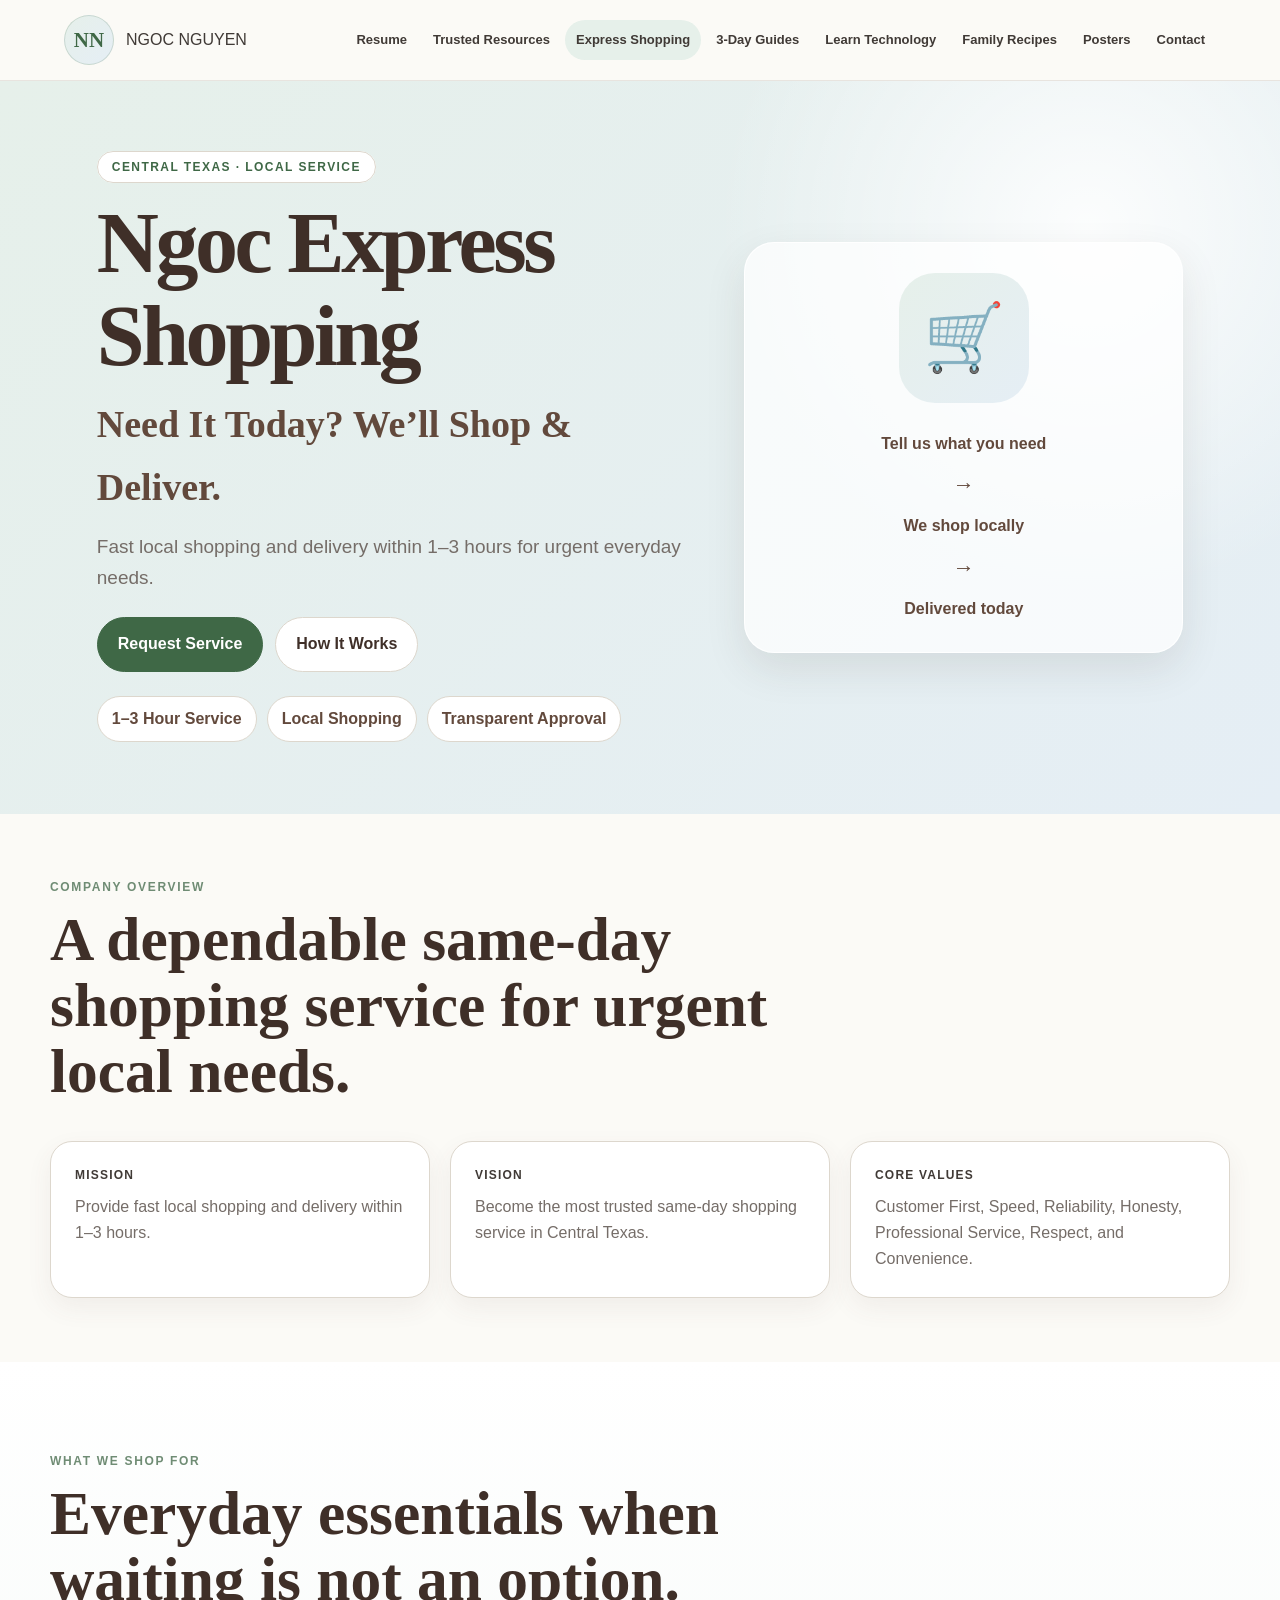
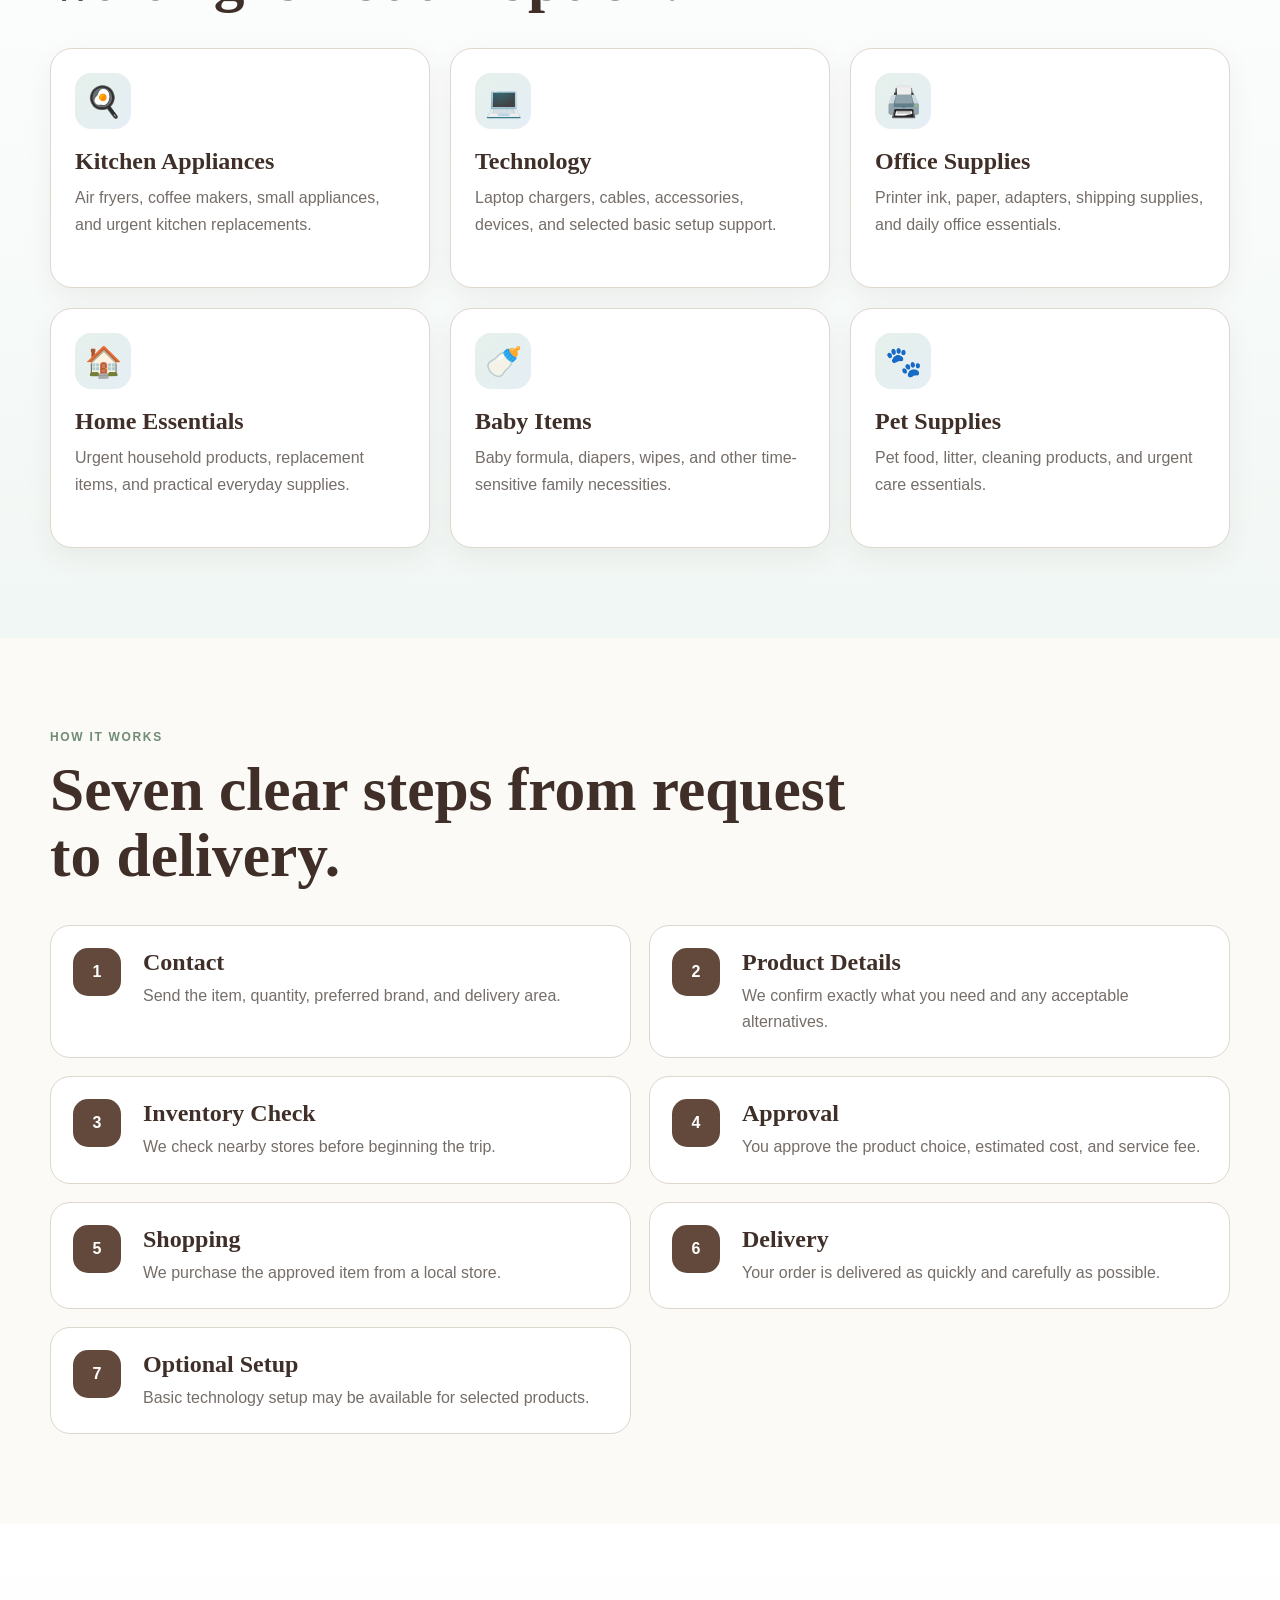
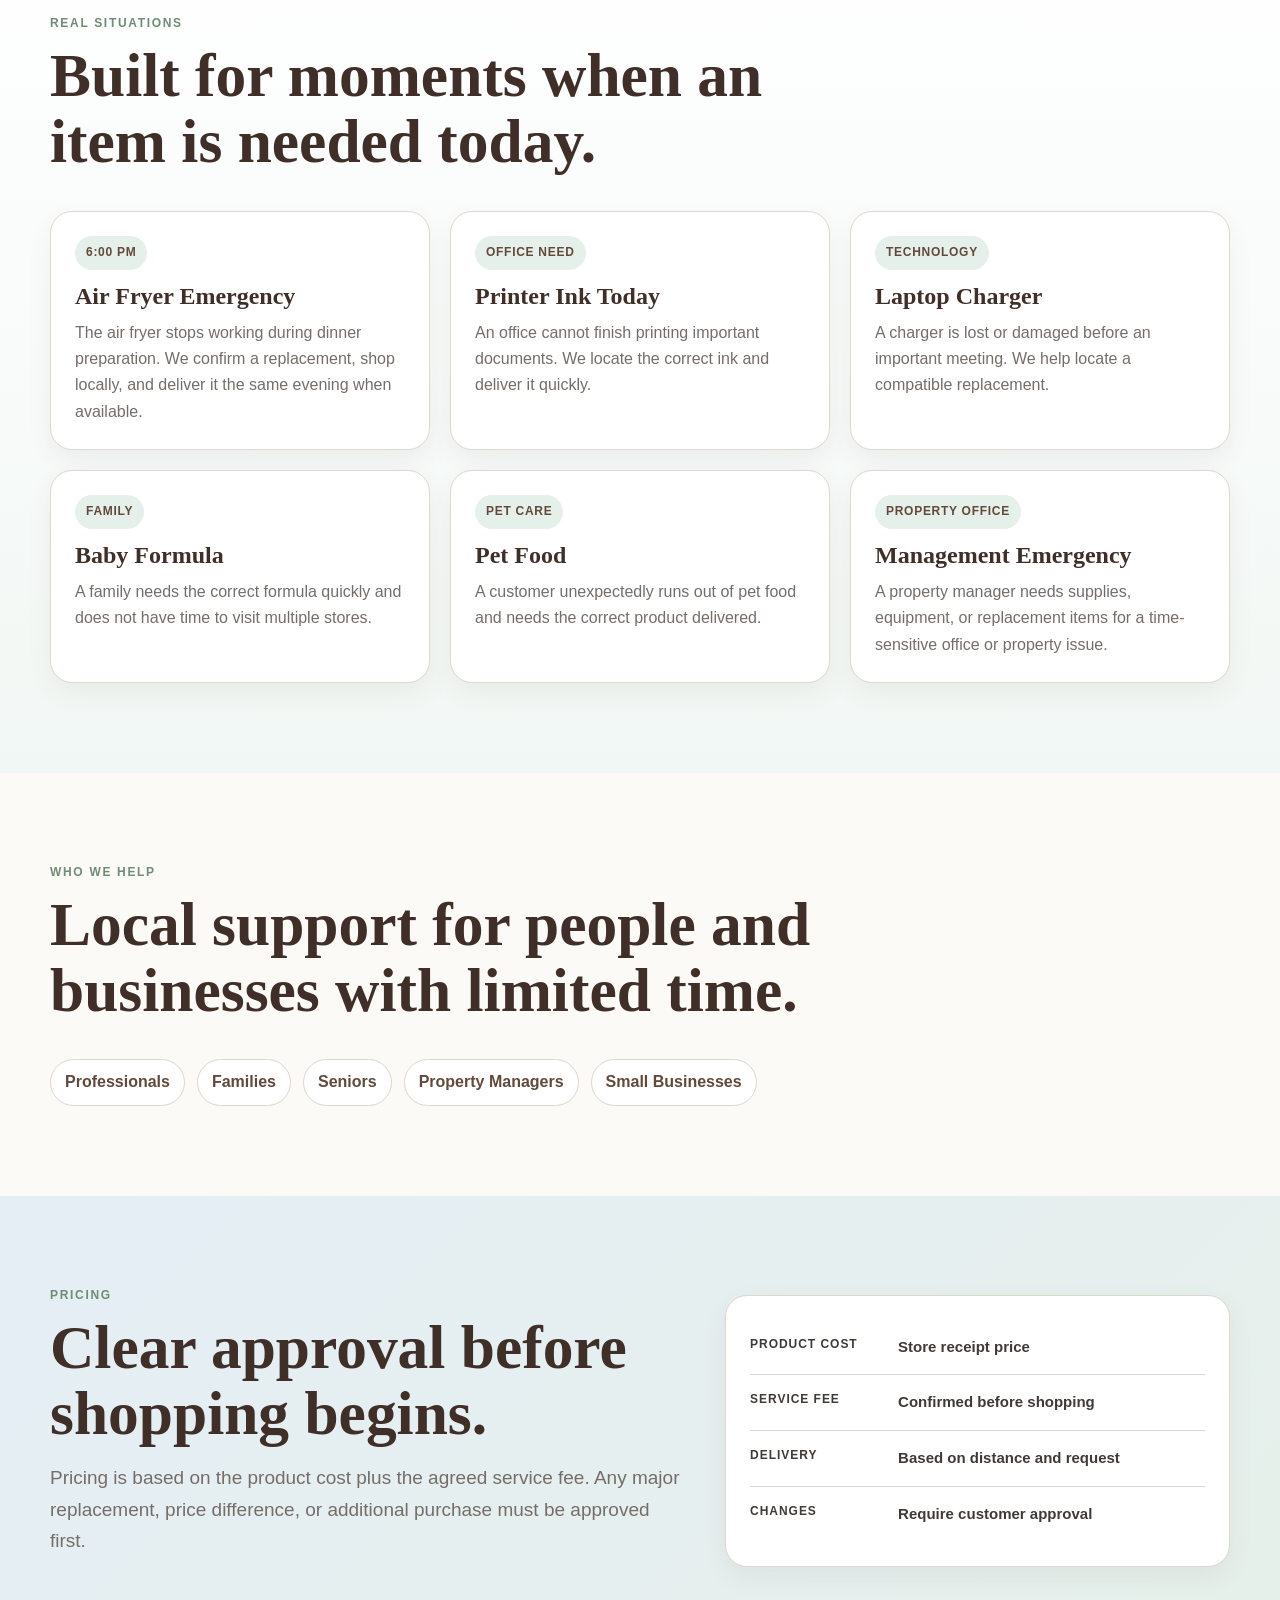
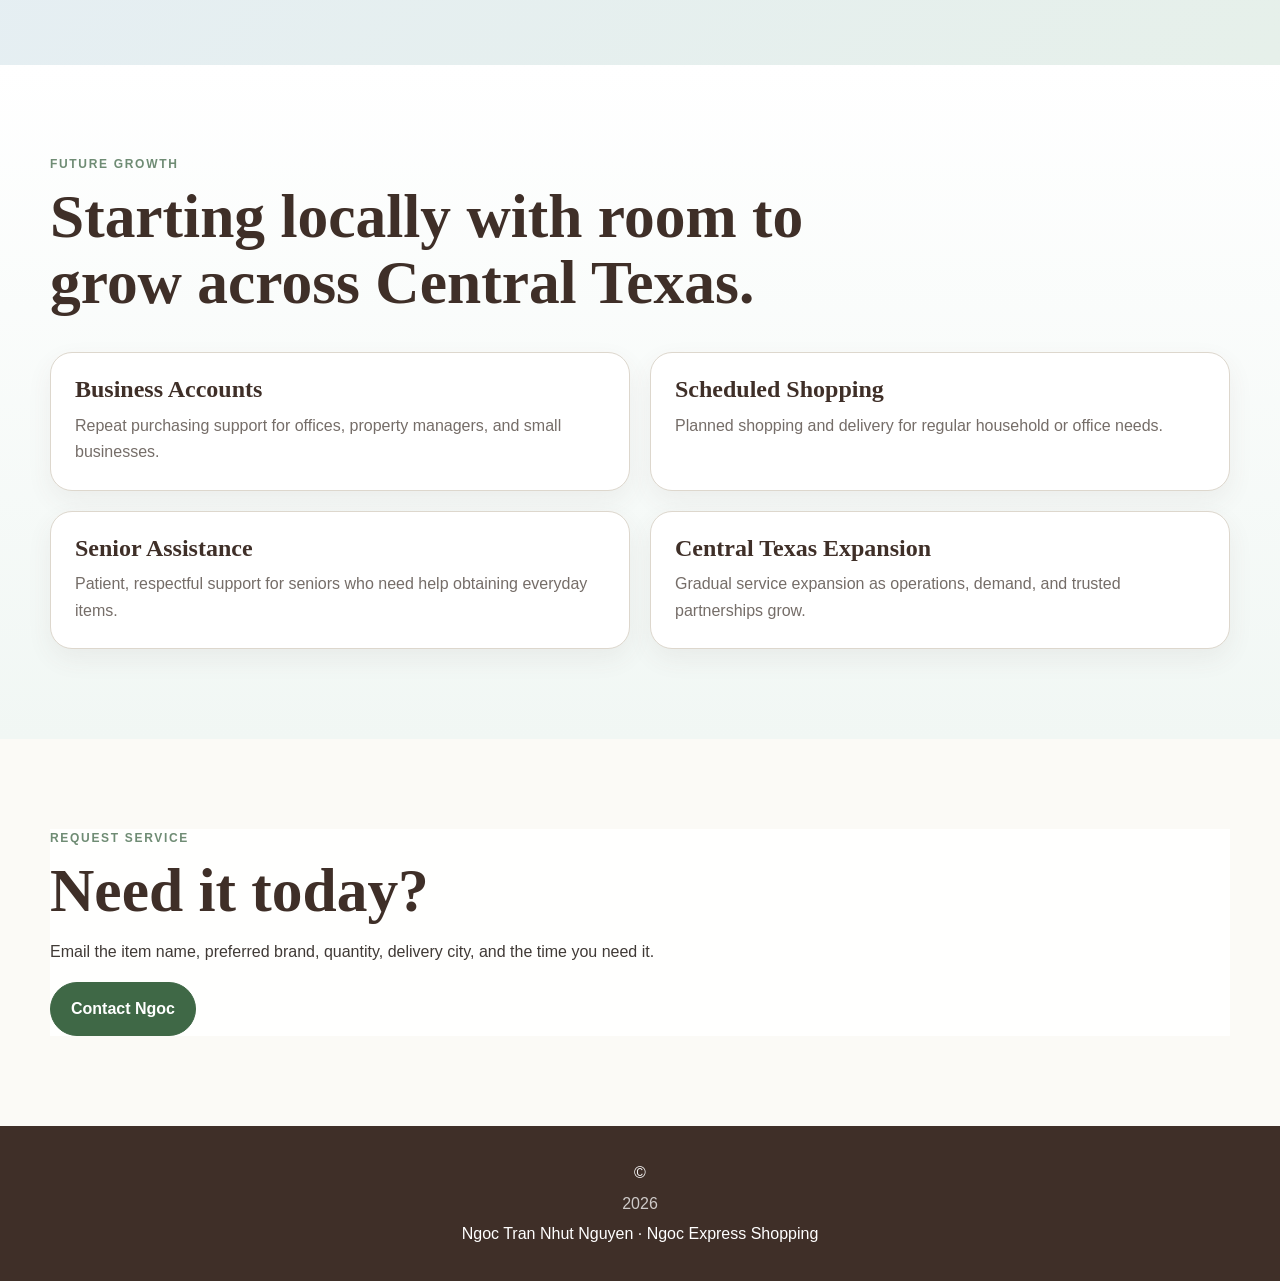
<file: express-shopping.html>
<!DOCTYPE html>
<html lang="en">
<head>
<meta charset="utf-8"/>
<meta content="width=device-width,initial-scale=1" name="viewport"/>
<title>Ngoc Express Shopping | Same-Day Local Shopping</title>
<meta name="description" content="Fast local shopping and delivery within 1–3 hours in Central Texas for urgent household, office, technology, baby, and pet needs."/>
<link href="style.css" rel="stylesheet"/>
<link href="express-shopping.css" rel="stylesheet"/>
</head>
<body>
<header class="site-header refined-header">
<a class="brand refined-brand" href="index.html">
<span class="logo">NN</span>
<span class="brand-name">NGOC NGUYEN</span>
</a>
<button aria-expanded="false" aria-label="Open navigation" class="menu-btn" type="button">☰</button>
<nav class="site-nav refined-nav">
<a href="index.html">Resume</a>
<a href="sharing.html">Trusted Resources</a>
<a class="active" href="express-shopping.html">Express Shopping</a>
<a href="3-days.html">3-Day Guides</a>
<a href="learn-technology.html">Learn Technology</a>
<a href="family-recipes.html">Family Recipes</a>
<a href="posters.html">Posters</a>
<a href="#contact">Contact</a>
</nav>
</header>

<main>
<section class="express-hero">
<div class="section-inner express-hero-grid">
<div>
<span class="badge">CENTRAL TEXAS · LOCAL SERVICE</span>
<h1>Ngoc Express Shopping</h1>
<p class="express-tagline">Need It Today? We’ll Shop &amp; Deliver.</p>
<p class="lead">Fast local shopping and delivery within 1–3 hours for urgent everyday needs.</p>
<div class="actions">
<a class="btn primary" href="mailto:nguy3nn0310@gmail.com?subject=Express%20Shopping%20Request">Request Service</a>
<a class="btn light" href="#how-it-works">How It Works</a>
</div>
<div class="express-highlights">
<span>1–3 Hour Service</span>
<span>Local Shopping</span>
<span>Transparent Approval</span>
</div>
</div>

<div class="express-visual" aria-label="Shopping and delivery illustration">
<div class="visual-icon">🛒</div>
<div class="visual-route">
<span>Tell us what you need</span>
<strong>→</strong>
<span>We shop locally</span>
<strong>→</strong>
<span>Delivered today</span>
</div>
</div>
</div>
</section>

<section class="section express-intro">
<div class="section-inner">
<div class="section-head refined-head">
<span class="smallcaps">Company Overview</span>
<h2>A dependable same-day shopping service for urgent local needs.</h2>
</div>
<div class="express-overview-grid">
<article class="express-panel">
<span class="panel-label">Mission</span>
<p>Provide fast local shopping and delivery within 1–3 hours.</p>
</article>
<article class="express-panel">
<span class="panel-label">Vision</span>
<p>Become the most trusted same-day shopping service in Central Texas.</p>
</article>
<article class="express-panel">
<span class="panel-label">Core Values</span>
<p>Customer First, Speed, Reliability, Honesty, Professional Service, Respect, and Convenience.</p>
</article>
</div>
</div>
</section>

<section class="section express-section-alt">
<div class="section-inner">
<div class="section-head refined-head">
<span class="smallcaps">What We Shop For</span>
<h2>Everyday essentials when waiting is not an option.</h2>
</div>
<div class="express-card-grid">
<article class="express-card"><div class="express-card-icon">🍳</div><h3>Kitchen Appliances</h3><p>Air fryers, coffee makers, small appliances, and urgent kitchen replacements.</p></article>
<article class="express-card"><div class="express-card-icon">💻</div><h3>Technology</h3><p>Laptop chargers, cables, accessories, devices, and selected basic setup support.</p></article>
<article class="express-card"><div class="express-card-icon">🖨️</div><h3>Office Supplies</h3><p>Printer ink, paper, adapters, shipping supplies, and daily office essentials.</p></article>
<article class="express-card"><div class="express-card-icon">🏠</div><h3>Home Essentials</h3><p>Urgent household products, replacement items, and practical everyday supplies.</p></article>
<article class="express-card"><div class="express-card-icon">🍼</div><h3>Baby Items</h3><p>Baby formula, diapers, wipes, and other time-sensitive family necessities.</p></article>
<article class="express-card"><div class="express-card-icon">🐾</div><h3>Pet Supplies</h3><p>Pet food, litter, cleaning products, and urgent care essentials.</p></article>
</div>
</div>
</section>

<section class="section" id="how-it-works">
<div class="section-inner">
<div class="section-head refined-head">
<span class="smallcaps">How It Works</span>
<h2>Seven clear steps from request to delivery.</h2>
</div>
<ol class="process-grid">
<li><span>1</span><div><h3>Contact</h3><p>Send the item, quantity, preferred brand, and delivery area.</p></div></li>
<li><span>2</span><div><h3>Product Details</h3><p>We confirm exactly what you need and any acceptable alternatives.</p></div></li>
<li><span>3</span><div><h3>Inventory Check</h3><p>We check nearby stores before beginning the trip.</p></div></li>
<li><span>4</span><div><h3>Approval</h3><p>You approve the product choice, estimated cost, and service fee.</p></div></li>
<li><span>5</span><div><h3>Shopping</h3><p>We purchase the approved item from a local store.</p></div></li>
<li><span>6</span><div><h3>Delivery</h3><p>Your order is delivered as quickly and carefully as possible.</p></div></li>
<li><span>7</span><div><h3>Optional Setup</h3><p>Basic technology setup may be available for selected products.</p></div></li>
</ol>
</div>
</section>

<section class="section express-section-alt">
<div class="section-inner">
<div class="section-head refined-head">
<span class="smallcaps">Real Situations</span>
<h2>Built for moments when an item is needed today.</h2>
</div>
<div class="scenario-grid">
<article><span>6:00 PM</span><h3>Air Fryer Emergency</h3><p>The air fryer stops working during dinner preparation. We confirm a replacement, shop locally, and deliver it the same evening when available.</p></article>
<article><span>Office Need</span><h3>Printer Ink Today</h3><p>An office cannot finish printing important documents. We locate the correct ink and deliver it quickly.</p></article>
<article><span>Technology</span><h3>Laptop Charger</h3><p>A charger is lost or damaged before an important meeting. We help locate a compatible replacement.</p></article>
<article><span>Family</span><h3>Baby Formula</h3><p>A family needs the correct formula quickly and does not have time to visit multiple stores.</p></article>
<article><span>Pet Care</span><h3>Pet Food</h3><p>A customer unexpectedly runs out of pet food and needs the correct product delivered.</p></article>
<article><span>Property Office</span><h3>Management Emergency</h3><p>A property manager needs supplies, equipment, or replacement items for a time-sensitive office or property issue.</p></article>
</div>
</div>
</section>

<section class="section">
<div class="section-inner">
<div class="section-head refined-head">
<span class="smallcaps">Who We Help</span>
<h2>Local support for people and businesses with limited time.</h2>
</div>
<div class="audience-row">
<span>Professionals</span>
<span>Families</span>
<span>Seniors</span>
<span>Property Managers</span>
<span>Small Businesses</span>
</div>
</div>
</section>

<section class="section express-pricing">
<div class="section-inner pricing-layout">
<div>
<span class="smallcaps">Pricing</span>
<h2>Clear approval before shopping begins.</h2>
<p class="lead">Pricing is based on the product cost plus the agreed service fee. Any major replacement, price difference, or additional purchase must be approved first.</p>
</div>
<div class="price-box">
<div><span>Product Cost</span><strong>Store receipt price</strong></div>
<div><span>Service Fee</span><strong>Confirmed before shopping</strong></div>
<div><span>Delivery</span><strong>Based on distance and request</strong></div>
<div><span>Changes</span><strong>Require customer approval</strong></div>
</div>
</div>
</section>

<section class="section express-section-alt">
<div class="section-inner">
<div class="section-head refined-head">
<span class="smallcaps">Future Growth</span>
<h2>Starting locally with room to grow across Central Texas.</h2>
</div>
<div class="future-grid">
<article><h3>Business Accounts</h3><p>Repeat purchasing support for offices, property managers, and small businesses.</p></article>
<article><h3>Scheduled Shopping</h3><p>Planned shopping and delivery for regular household or office needs.</p></article>
<article><h3>Senior Assistance</h3><p>Patient, respectful support for seniors who need help obtaining everyday items.</p></article>
<article><h3>Central Texas Expansion</h3><p>Gradual service expansion as operations, demand, and trusted partnerships grow.</p></article>
</div>
</div>
</section>

<section class="section refined-contact" id="contact">
<div class="section-inner">
<div class="contact-panel refined-contact-panel express-contact">
<div>
<span class="smallcaps">Request Service</span>
<h2>Need it today?</h2>
<p>Email the item name, preferred brand, quantity, delivery city, and the time you need it.</p>
</div>
<a class="btn primary" href="mailto:nguy3nn0310@gmail.com?subject=Express%20Shopping%20Request">Contact Ngoc</a>
</div>
</div>
</section>
</main>

<footer>© <span data-year></span> Ngoc Tran Nhut Nguyen · Ngoc Express Shopping</footer>
<script src="app.js"></script>
</body>
</html>
</file>
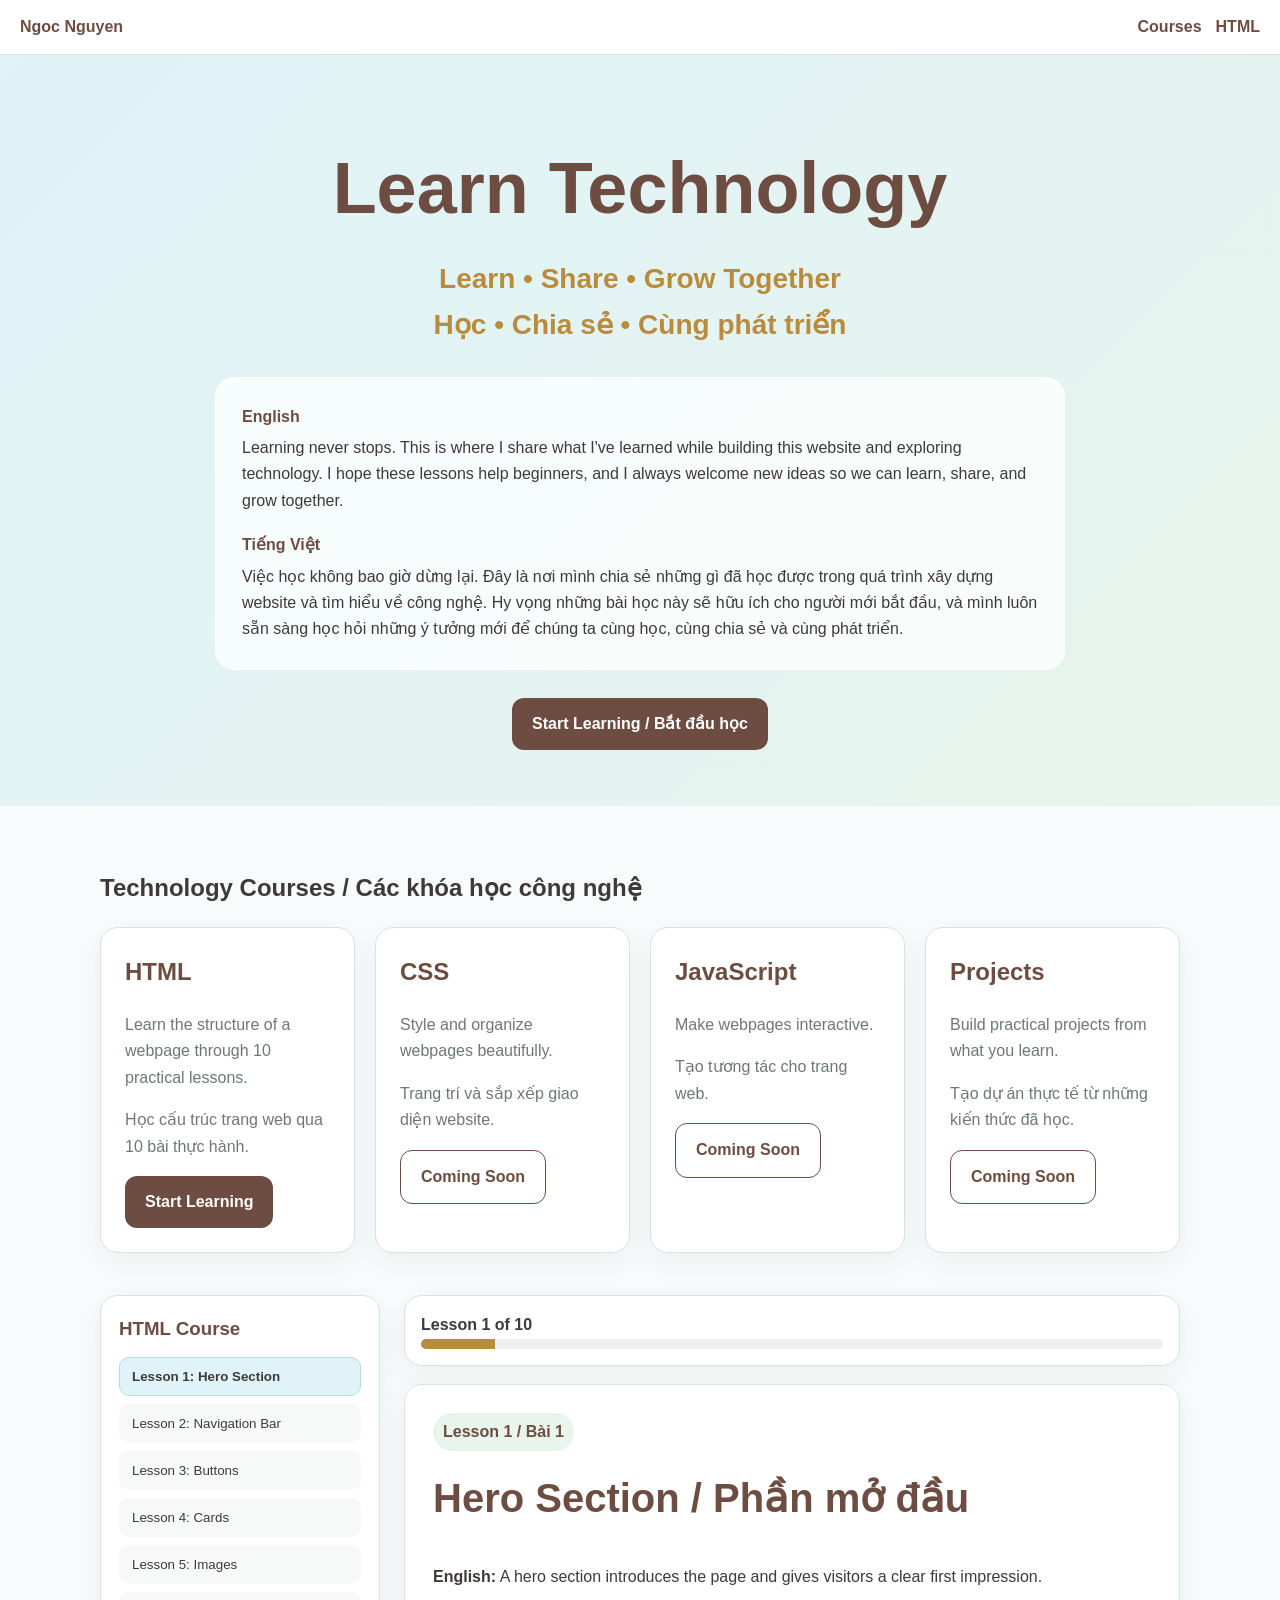
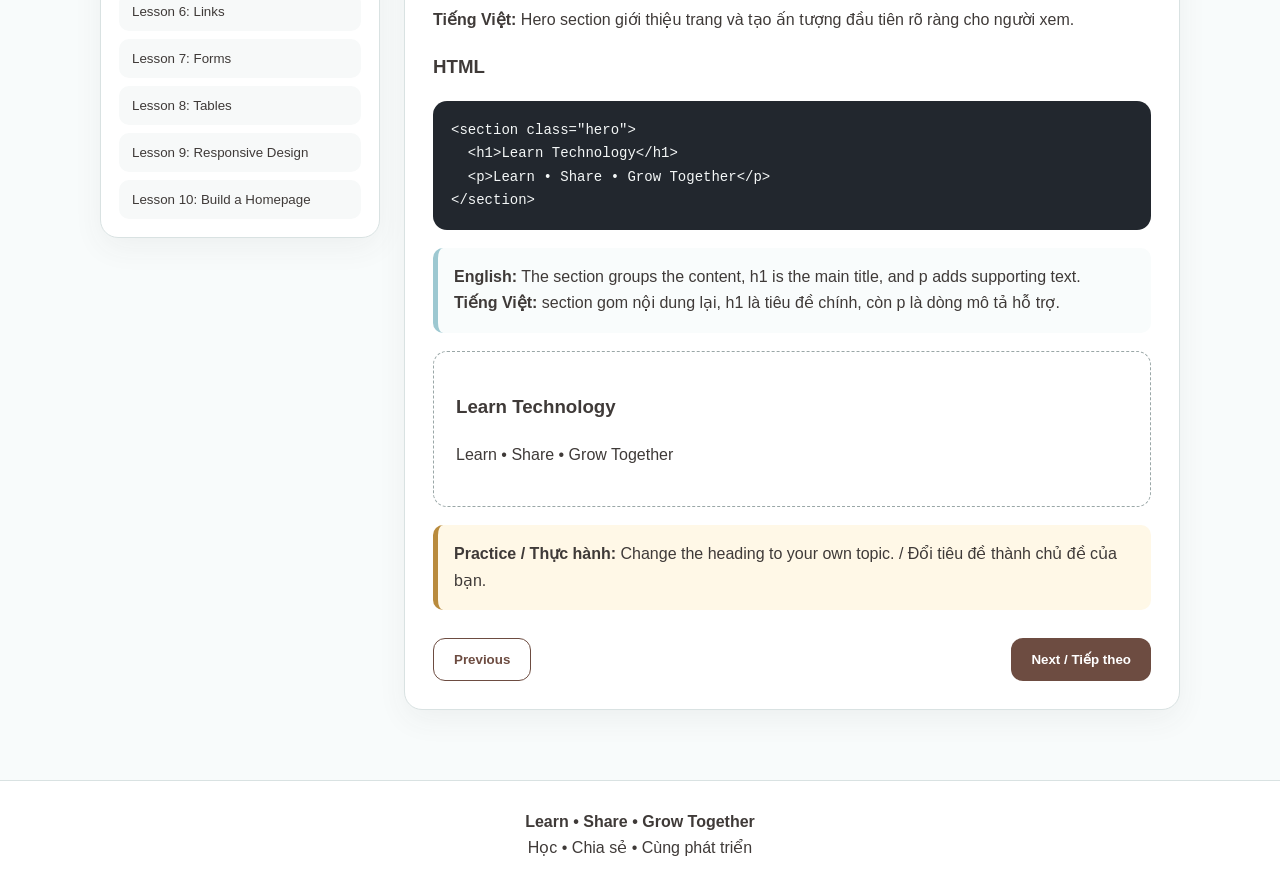
<file: learn-technology.html>
<!doctype html>
<html lang="en">
<head>
<meta charset="utf-8">
<meta name="viewport" content="width=device-width, initial-scale=1">
<title>Learn Technology | Ngoc Nguyen</title>
<style>
:root{
  --bg:#f8fbfb;
  --ink:#3f3a38;
  --brown:#6d4c41;
  --blue:#dff3f8;
  --green:#e8f4ec;
  --white:#ffffff;
  --line:#d9e2e2;
  --gold:#b98b3d;
}
*{box-sizing:border-box}
html{scroll-behavior:smooth}
body{
  margin:0;
  font-family:Arial,Helvetica,sans-serif;
  background:var(--bg);
  color:var(--ink);
  line-height:1.65;
}
a{text-decoration:none}
.topbar{
  position:sticky;
  top:0;
  z-index:20;
  display:flex;
  justify-content:space-between;
  align-items:center;
  gap:16px;
  padding:14px 20px;
  background:rgba(255,255,255,.96);
  border-bottom:1px solid var(--line);
}
.brand{font-weight:800;color:var(--brown)}
.topbar nav{display:flex;gap:14px;flex-wrap:wrap}
.topbar nav a{color:var(--brown);font-weight:700}
.hero{
  padding:74px 20px 56px;
  text-align:center;
  background:linear-gradient(135deg,var(--blue),var(--green));
}
.hero h1{
  margin:0 0 8px;
  font-size:clamp(42px,8vw,72px);
  color:var(--brown);
}
.tagline{
  margin:0 0 28px;
  font-size:clamp(20px,3vw,28px);
  font-weight:800;
  color:var(--gold);
}
.intro{
  max-width:850px;
  margin:0 auto 28px;
  background:rgba(255,255,255,.72);
  border:1px solid rgba(255,255,255,.9);
  border-radius:20px;
  padding:26px;
  text-align:left;
}
.lang{
  margin:0 0 18px;
}
.lang:last-child{margin-bottom:0}
.lang strong{
  display:block;
  color:var(--brown);
  margin-bottom:5px;
}
.btn{
  display:inline-block;
  border:0;
  border-radius:12px;
  padding:13px 20px;
  font-weight:800;
  cursor:pointer;
  background:var(--brown);
  color:white;
}
.btn.secondary{
  background:white;
  color:var(--brown);
  border:1px solid var(--brown);
}
.wrap{
  max-width:1120px;
  margin:auto;
  padding:42px 20px 70px;
}
.course-grid{
  display:grid;
  grid-template-columns:repeat(auto-fit,minmax(250px,1fr));
  gap:20px;
}
.course-card,.lesson,.sidebar,.progress-card{
  background:var(--white);
  border:1px solid var(--line);
  border-radius:18px;
  box-shadow:0 10px 30px rgba(65,73,73,.06);
}
.course-card{padding:24px}
.course-card h2{margin-top:0;color:var(--brown)}
.muted{color:#6e7777}
.course-layout{
  display:grid;
  grid-template-columns:280px 1fr;
  gap:24px;
  margin-top:42px;
}
.sidebar{
  padding:18px;
  align-self:start;
  position:sticky;
  top:78px;
}
.sidebar h3{margin:0 0 12px;color:var(--brown)}
.lesson-list{
  display:grid;
  gap:8px;
}
.lesson-list button{
  text-align:left;
  padding:11px 12px;
  border:1px solid transparent;
  border-radius:10px;
  background:#f7f9f9;
  color:var(--ink);
  cursor:pointer;
}
.lesson-list button.active{
  background:var(--blue);
  border-color:#b8dce5;
  font-weight:800;
}
.progress-card{
  padding:16px;
  margin-bottom:18px;
}
.progress-track{
  height:10px;
  background:#edf1f1;
  border-radius:999px;
  overflow:hidden;
}
.progress-fill{
  height:100%;
  width:10%;
  background:var(--gold);
  transition:width .25s ease;
}
.lesson{
  display:none;
  padding:28px;
}
.lesson.active{display:block}
.lesson h2{
  margin-top:0;
  color:var(--brown);
  font-size:clamp(28px,4vw,40px);
}
.badge{
  display:inline-block;
  margin-bottom:14px;
  padding:6px 10px;
  border-radius:999px;
  background:var(--green);
  color:var(--brown);
  font-weight:800;
}
.code{
  background:#22272e;
  color:#f4f7f7;
  padding:18px;
  border-radius:14px;
  overflow:auto;
  white-space:pre-wrap;
  font-family:Consolas,Monaco,monospace;
  font-size:14px;
}
.explain{
  background:#f9fcfc;
  border-left:5px solid #9dc8d1;
  padding:16px;
  border-radius:10px;
  margin:18px 0;
}
.practice{
  background:#fff8e7;
  border-left:5px solid var(--gold);
  padding:16px;
  border-radius:10px;
  margin:18px 0;
}
.preview{
  border:1px dashed #9aa7a7;
  border-radius:14px;
  padding:22px;
  background:white;
  margin-top:14px;
}
.lesson-nav{
  display:flex;
  justify-content:space-between;
  gap:12px;
  flex-wrap:wrap;
  margin-top:28px;
}
footer{
  text-align:center;
  padding:28px 20px;
  border-top:1px solid var(--line);
  background:white;
}
@media(max-width:820px){
  .course-layout{grid-template-columns:1fr}
  .sidebar{position:static}
}
</style>
</head>
<body>

<header class="topbar">
  <a class="brand" href="#">Ngoc Nguyen</a>
  <nav>
    <a href="#courses">Courses</a>
    <a href="#html-course">HTML</a>
  </nav>
</header>

<section class="hero">
  <h1>Learn Technology</h1>
  <p class="tagline">Learn • Share • Grow Together<br>Học • Chia sẻ • Cùng phát triển</p>

  <div class="intro">
    <p class="lang"><strong>English</strong>
    Learning never stops. This is where I share what I've learned while building this website and exploring technology. I hope these lessons help beginners, and I always welcome new ideas so we can learn, share, and grow together.</p>

    <p class="lang"><strong>Tiếng Việt</strong>
    Việc học không bao giờ dừng lại. Đây là nơi mình chia sẻ những gì đã học được trong quá trình xây dựng website và tìm hiểu về công nghệ. Hy vọng những bài học này sẽ hữu ích cho người mới bắt đầu, và mình luôn sẵn sàng học hỏi những ý tưởng mới để chúng ta cùng học, cùng chia sẻ và cùng phát triển.</p>
  </div>

  <a class="btn" href="#html-course" onclick="showLesson(1)">Start Learning / Bắt đầu học</a>
</section>

<main class="wrap">
<section id="courses">
  <h2>Technology Courses / Các khóa học công nghệ</h2>
  <div class="course-grid">
    <article class="course-card">
      <h2>HTML</h2>
      <p class="muted">Learn the structure of a webpage through 10 practical lessons.</p>
      <p class="muted">Học cấu trúc trang web qua 10 bài thực hành.</p>
      <a class="btn" href="#html-course" onclick="showLesson(1)">Start Learning</a>
    </article>

    <article class="course-card">
      <h2>CSS</h2>
      <p class="muted">Style and organize webpages beautifully.</p>
      <p class="muted">Trang trí và sắp xếp giao diện website.</p>
      <span class="btn secondary">Coming Soon</span>
    </article>

    <article class="course-card">
      <h2>JavaScript</h2>
      <p class="muted">Make webpages interactive.</p>
      <p class="muted">Tạo tương tác cho trang web.</p>
      <span class="btn secondary">Coming Soon</span>
    </article>

    <article class="course-card">
      <h2>Projects</h2>
      <p class="muted">Build practical projects from what you learn.</p>
      <p class="muted">Tạo dự án thực tế từ những kiến thức đã học.</p>
      <span class="btn secondary">Coming Soon</span>
    </article>
  </div>
</section>

<section id="html-course" class="course-layout">
  <aside class="sidebar">
    <h3>HTML Course</h3>
    <div class="lesson-list" id="lessonList"></div>
  </aside>

  <div>
    <div class="progress-card">
      <strong id="progressText">Lesson 1 of 10</strong>
      <div class="progress-track"><div class="progress-fill" id="progressFill"></div></div>
    </div>

    <section class="lesson active" id="lesson-1">
      <span class="badge">Lesson 1 / Bài 1</span>
      <h2>Hero Section / Phần mở đầu</h2>
      <p><strong>English:</strong> A hero section introduces the page and gives visitors a clear first impression.</p>
      <p><strong>Tiếng Việt:</strong> Hero section giới thiệu trang và tạo ấn tượng đầu tiên rõ ràng cho người xem.</p>
      <h3>HTML</h3>
      <pre class="code">&lt;section class="hero"&gt;
  &lt;h1&gt;Learn Technology&lt;/h1&gt;
  &lt;p&gt;Learn • Share • Grow Together&lt;/p&gt;
&lt;/section&gt;</pre>
      <div class="explain"><strong>English:</strong> The section groups the content, h1 is the main title, and p adds supporting text.<br><strong>Tiếng Việt:</strong> section gom nội dung lại, h1 là tiêu đề chính, còn p là dòng mô tả hỗ trợ.</div>
      <div class="preview"><h1>Learn Technology</h1><p>Learn • Share • Grow Together</p></div>
      <div class="practice"><strong>Practice / Thực hành:</strong> Change the heading to your own topic. / Đổi tiêu đề thành chủ đề của bạn.</div>
      <div class="lesson-nav"><button class="btn secondary" disabled>Previous</button><button class="btn" onclick="showLesson(2)">Next / Tiếp theo</button></div>
    </section>

    <section class="lesson" id="lesson-2">
      <span class="badge">Lesson 2 / Bài 2</span>
      <h2>Navigation Bar / Thanh điều hướng</h2>
      <p><strong>English:</strong> Navigation links help visitors move between sections and pages.</p>
      <p><strong>Tiếng Việt:</strong> Các liên kết điều hướng giúp người xem di chuyển giữa những phần và trang khác nhau.</p>
      <pre class="code">&lt;nav&gt;
  &lt;a href="index.html"&gt;Home&lt;/a&gt;
  &lt;a href="learn-technology.html"&gt;Learn Technology&lt;/a&gt;
&lt;/nav&gt;</pre>
      <div class="explain"><strong>English:</strong> Each a element creates a clickable link.<br><strong>Tiếng Việt:</strong> Mỗi thẻ a tạo một liên kết có thể bấm.</div>
      <div class="practice"><strong>Practice / Thực hành:</strong> Add a Contact link. / Thêm liên kết Contact.</div>
      <div class="lesson-nav"><button class="btn secondary" onclick="showLesson(1)">Previous</button><button class="btn" onclick="showLesson(3)">Next</button></div>
    </section>

    <section class="lesson" id="lesson-3">
      <span class="badge">Lesson 3 / Bài 3</span>
      <h2>Buttons / Nút bấm</h2>
      <p><strong>English:</strong> Buttons guide visitors toward an action.</p>
      <p><strong>Tiếng Việt:</strong> Nút bấm hướng người xem đến một hành động cụ thể.</p>
      <pre class="code">&lt;a class="btn" href="#html-course"&gt;
  Start Learning
&lt;/a&gt;</pre>
      <div class="explain"><strong>English:</strong> This is a link styled to look like a button.<br><strong>Tiếng Việt:</strong> Đây là liên kết được trang trí để trông giống nút bấm.</div>
      <div class="practice"><strong>Practice / Thực hành:</strong> Change the text to View Lessons. / Đổi chữ thành View Lessons.</div>
      <div class="lesson-nav"><button class="btn secondary" onclick="showLesson(2)">Previous</button><button class="btn" onclick="showLesson(4)">Next</button></div>
    </section>

    <section class="lesson" id="lesson-4">
      <span class="badge">Lesson 4 / Bài 4</span>
      <h2>Cards / Thẻ nội dung</h2>
      <p><strong>English:</strong> Cards organize related information into easy-to-read blocks.</p>
      <p><strong>Tiếng Việt:</strong> Card sắp xếp thông tin liên quan thành từng khối dễ đọc.</p>
      <pre class="code">&lt;article class="course-card"&gt;
  &lt;h2&gt;HTML&lt;/h2&gt;
  &lt;p&gt;10 practical lessons.&lt;/p&gt;
&lt;/article&gt;</pre>
      <div class="explain"><strong>English:</strong> article is useful for self-contained content.<br><strong>Tiếng Việt:</strong> article phù hợp với một nhóm nội dung độc lập.</div>
      <div class="practice"><strong>Practice / Thực hành:</strong> Create another card for CSS. / Tạo thêm một card cho CSS.</div>
      <div class="lesson-nav"><button class="btn secondary" onclick="showLesson(3)">Previous</button><button class="btn" onclick="showLesson(5)">Next</button></div>
    </section>

    <section class="lesson" id="lesson-5">
      <span class="badge">Lesson 5 / Bài 5</span>
      <h2>Fix Uneven Cards with Flexbox / Sửa card không đều bằng Flexbox</h2>

      <p><strong>English:</strong> This lesson comes from a real layout problem on this website: the four course cards did not look even because each card had a different amount of text.</p>
      <p><strong>Tiếng Việt:</strong> Bài học này xuất phát từ một lỗi bố cục thật trên website: bốn card khóa học nhìn không đều vì mỗi card có lượng nội dung khác nhau.</p>

      <h3>Before / Trước khi sửa</h3>
      <div class="preview">
        <div style="display:grid;grid-template-columns:repeat(4,minmax(0,1fr));gap:12px;align-items:start">
          <div style="border:1px solid #ccd6d6;border-radius:12px;padding:14px;background:#fff"><h4 style="margin-top:0">HTML</h4><p>Learn the structure of a webpage through ten practical lessons.</p><a class="btn" href="javascript:void(0)">Start Learning</a></div>
          <div style="border:1px solid #ccd6d6;border-radius:12px;padding:14px;background:#fff"><h4 style="margin-top:0">CSS</h4><p>Style webpages beautifully.</p><span class="btn secondary">Coming Soon</span></div>
          <div style="border:1px solid #ccd6d6;border-radius:12px;padding:14px;background:#fff"><h4 style="margin-top:0">JavaScript</h4><p>Make webpages interactive.</p><span class="btn secondary">Coming Soon</span></div>
          <div style="border:1px solid #ccd6d6;border-radius:12px;padding:14px;background:#fff"><h4 style="margin-top:0">Projects</h4><p>Build practical projects.</p><span class="btn secondary">Coming Soon</span></div>
        </div>
      </div>

      <div class="explain"><strong>English:</strong> Each card grows only as much as its content needs. More text creates a taller card, and the buttons do not line up.<br><strong>Tiếng Việt:</strong> Mỗi card chỉ cao theo lượng nội dung bên trong. Card có nhiều chữ sẽ cao hơn và các nút không nằm thẳng hàng.</div>

      <h3>Original CSS / CSS ban đầu</h3>
      <pre class="code">.course-card{
  padding:24px;
}</pre>
      <p><strong>English:</strong> This code only adds inner spacing. It does not control card height or button position.</p>
      <p><strong>Tiếng Việt:</strong> Đoạn code này chỉ tạo khoảng cách bên trong. Nó không kiểm soát chiều cao card hoặc vị trí nút.</p>

      <h3>Solution / Cách sửa</h3>
      <pre class="code">.course-grid{
  display:grid;
  align-items:stretch;
}

.course-card{
  display:flex;
  flex-direction:column;
  min-height:300px;
}

.course-card .btn{
  margin-top:auto;
}</pre>

      <h3>Line-by-Line Explanation / Giải thích từng dòng</h3>
      <div class="explain"><strong>display: grid</strong><br>English: Creates the card layout.<br>Tiếng Việt: Tạo bố cục dạng lưới cho các card.</div>
      <div class="explain"><strong>align-items: stretch</strong><br>English: Makes cards in the same row stretch to equal height.<br>Tiếng Việt: Làm các card trong cùng một hàng giãn ra bằng chiều cao.</div>
      <div class="explain"><strong>display: flex + flex-direction: column</strong><br>English: Turns each card into a vertical Flexbox container.<br>Tiếng Việt: Biến mỗi card thành một Flexbox theo chiều dọc.</div>
      <div class="explain"><strong>min-height: 300px</strong><br>English: Gives every card a consistent minimum height.<br>Tiếng Việt: Tạo chiều cao tối thiểu giống nhau cho mỗi card.</div>
      <div class="explain"><strong>margin-top: auto</strong><br>English: Pushes the button to the bottom so all buttons align.<br>Tiếng Việt: Đẩy nút xuống cuối card để tất cả các nút nằm thẳng hàng.</div>

      <h3>After / Sau khi sửa</h3>
      <div class="preview">
        <div style="display:grid;grid-template-columns:repeat(4,minmax(0,1fr));gap:12px;align-items:stretch">
          <div style="border:1px solid #ccd6d6;border-radius:12px;padding:14px;background:#fff;display:flex;flex-direction:column;min-height:220px"><h4 style="margin-top:0">HTML</h4><p>Learn the structure of a webpage through ten practical lessons.</p><a class="btn" style="margin-top:auto;text-align:center" href="javascript:void(0)">Start Learning</a></div>
          <div style="border:1px solid #ccd6d6;border-radius:12px;padding:14px;background:#fff;display:flex;flex-direction:column;min-height:220px"><h4 style="margin-top:0">CSS</h4><p>Style webpages beautifully.</p><span class="btn secondary" style="margin-top:auto;text-align:center">Coming Soon</span></div>
          <div style="border:1px solid #ccd6d6;border-radius:12px;padding:14px;background:#fff;display:flex;flex-direction:column;min-height:220px"><h4 style="margin-top:0">JavaScript</h4><p>Make webpages interactive.</p><span class="btn secondary" style="margin-top:auto;text-align:center">Coming Soon</span></div>
          <div style="border:1px solid #ccd6d6;border-radius:12px;padding:14px;background:#fff;display:flex;flex-direction:column;min-height:220px"><h4 style="margin-top:0">Projects</h4><p>Build practical projects.</p><span class="btn secondary" style="margin-top:auto;text-align:center">Coming Soon</span></div>
        </div>
      </div>

      <div class="practice"><strong>Practice Challenge / Bài tập thực hành:</strong><br>English: Change <code>min-height:300px</code> to <code>260px</code> and then <code>360px</code>. Observe how the layout changes.<br>Tiếng Việt: Đổi <code>min-height:300px</code> thành <code>260px</code>, sau đó thành <code>360px</code>. Quan sát sự thay đổi của bố cục.</div>

      <div class="explain"><strong>Key Takeaway / Điều quan trọng:</strong><br>English: CSS is not only about memorizing properties. It is about solving real design problems.<br>Tiếng Việt: CSS không chỉ là ghi nhớ thuộc tính. Quan trọng hơn là biết giải quyết vấn đề thiết kế thực tế.</div>

      <div class="lesson-nav"><button class="btn secondary" onclick="showLesson(4)">Previous</button><button class="btn" onclick="showLesson(6)">Next</button></div>
    </section>

    <section class="lesson" id="lesson-6">
      <span class="badge">Lesson 6 / Bài 6</span>
      <h2>Links / Liên kết</h2>
      <p><strong>English:</strong> Links connect pages, files, email addresses, and outside websites.</p>
      <p><strong>Tiếng Việt:</strong> Liên kết kết nối trang, tệp, email và website bên ngoài.</p>
      <pre class="code">&lt;a href="html-course.html"&gt;
  Open HTML Course
&lt;/a&gt;</pre>
      <div class="explain"><strong>English:</strong> href tells the browser where to go.<br><strong>Tiếng Việt:</strong> href cho trình duyệt biết phải đi đến đâu.</div>
      <div class="practice"><strong>Practice / Thực hành:</strong> Link to your Resume page. / Tạo liên kết đến trang Resume.</div>
      <div class="lesson-nav"><button class="btn secondary" onclick="showLesson(5)">Previous</button><button class="btn" onclick="showLesson(7)">Next</button></div>
    </section>

    <section class="lesson" id="lesson-7">
      <span class="badge">Lesson 7 / Bài 7</span>
      <h2>Forms / Biểu mẫu</h2>
      <p><strong>English:</strong> Forms collect information from visitors.</p>
      <p><strong>Tiếng Việt:</strong> Biểu mẫu thu thập thông tin từ người xem.</p>
      <pre class="code">&lt;form&gt;
  &lt;label for="name"&gt;Name&lt;/label&gt;
  &lt;input id="name" name="name" type="text"&gt;
  &lt;button type="submit"&gt;Send&lt;/button&gt;
&lt;/form&gt;</pre>
      <div class="explain"><strong>English:</strong> label explains the field, input collects information, and button submits it.<br><strong>Tiếng Việt:</strong> label giải thích ô nhập, input nhận dữ liệu, còn button gửi biểu mẫu.</div>
      <div class="practice"><strong>Practice / Thực hành:</strong> Add an email field. / Thêm ô nhập email.</div>
      <div class="lesson-nav"><button class="btn secondary" onclick="showLesson(6)">Previous</button><button class="btn" onclick="showLesson(8)">Next</button></div>
    </section>

    <section class="lesson" id="lesson-8">
      <span class="badge">Lesson 8 / Bài 8</span>
      <h2>Tables / Bảng</h2>
      <p><strong>English:</strong> Tables display structured information in rows and columns.</p>
      <p><strong>Tiếng Việt:</strong> Bảng trình bày thông tin có cấu trúc theo hàng và cột.</p>
      <pre class="code">&lt;table&gt;
  &lt;tr&gt;&lt;th&gt;Lesson&lt;/th&gt;&lt;th&gt;Topic&lt;/th&gt;&lt;/tr&gt;
  &lt;tr&gt;&lt;td&gt;1&lt;/td&gt;&lt;td&gt;Hero Section&lt;/td&gt;&lt;/tr&gt;
&lt;/table&gt;</pre>
      <div class="explain"><strong>English:</strong> tr creates a row, th creates a heading cell, and td creates a data cell.<br><strong>Tiếng Việt:</strong> tr tạo hàng, th tạo ô tiêu đề, còn td tạo ô dữ liệu.</div>
      <div class="practice"><strong>Practice / Thực hành:</strong> Add another lesson row. / Thêm một hàng bài học mới.</div>
      <div class="lesson-nav"><button class="btn secondary" onclick="showLesson(7)">Previous</button><button class="btn" onclick="showLesson(9)">Next</button></div>
    </section>

    <section class="lesson" id="lesson-9">
      <span class="badge">Lesson 9 / Bài 9</span>
      <h2>Responsive Design / Thiết kế responsive</h2>
      <p><strong>English:</strong> Responsive design helps a webpage work on phones, tablets, and computers.</p>
      <p><strong>Tiếng Việt:</strong> Thiết kế responsive giúp trang web hiển thị tốt trên điện thoại, máy tính bảng và máy tính.</p>
      <pre class="code">&lt;meta name="viewport"
content="width=device-width, initial-scale=1"&gt;

@media (max-width: 600px) {
  h1 { font-size: 38px; }
}</pre>
      <div class="explain"><strong>English:</strong> The viewport setting and media query adjust the page for small screens.<br><strong>Tiếng Việt:</strong> Viewport và media query điều chỉnh trang cho màn hình nhỏ.</div>
      <div class="practice"><strong>Practice / Thực hành:</strong> Reduce padding on small screens. / Giảm padding trên màn hình nhỏ.</div>
      <div class="lesson-nav"><button class="btn secondary" onclick="showLesson(8)">Previous</button><button class="btn" onclick="showLesson(10)">Next</button></div>
    </section>

    <section class="lesson" id="lesson-10">
      <span class="badge">Lesson 10 / Bài 10</span>
      <h2>Build a Homepage / Hoàn thiện trang chủ</h2>
      <p><strong>English:</strong> Combine headings, navigation, cards, images, links, and responsive design into one page.</p>
      <p><strong>Tiếng Việt:</strong> Kết hợp tiêu đề, điều hướng, card, hình ảnh, liên kết và responsive thành một trang hoàn chỉnh.</p>
      <pre class="code">&lt;header&gt;...&lt;/header&gt;
&lt;main&gt;
  &lt;section class="hero"&gt;...&lt;/section&gt;
  &lt;section class="courses"&gt;...&lt;/section&gt;
&lt;/main&gt;
&lt;footer&gt;...&lt;/footer&gt;</pre>
      <div class="explain"><strong>English:</strong> A complete page uses clear sections and meaningful HTML elements.<br><strong>Tiếng Việt:</strong> Một trang hoàn chỉnh sử dụng các phần rõ ràng và thẻ HTML có ý nghĩa.</div>
      <div class="practice"><strong>Final Project / Dự án cuối:</strong> Build a small homepage about yourself or one topic you want to share. / Tạo một trang chủ nhỏ về bản thân hoặc một chủ đề bạn muốn chia sẻ.</div>
      <div class="lesson-nav"><button class="btn secondary" onclick="showLesson(9)">Previous</button><a class="btn" href="#courses">Finish / Hoàn thành</a></div>
    </section>
  </div>
</section>
</main>

<footer>
  <strong>Learn • Share • Grow Together</strong><br>
  Học • Chia sẻ • Cùng phát triển
</footer>

<script>
const titles = [
  "Hero Section",
  "Navigation Bar",
  "Buttons",
  "Cards",
  "Images",
  "Links",
  "Forms",
  "Tables",
  "Responsive Design",
  "Build a Homepage"
];

const list = document.getElementById("lessonList");

titles.forEach((title, index) => {
  const button = document.createElement("button");
  button.textContent = `Lesson ${index + 1}: ${title}`;
  button.onclick = () => showLesson(index + 1);
  if(index === 0) button.classList.add("active");
  list.appendChild(button);
});

function showLesson(number){
  document.querySelectorAll(".lesson").forEach(el => el.classList.remove("active"));
  document.querySelectorAll(".lesson-list button").forEach(el => el.classList.remove("active"));

  const lesson = document.getElementById(`lesson-${number}`);
  if(lesson) lesson.classList.add("active");

  const button = document.querySelectorAll(".lesson-list button")[number - 1];
  if(button) button.classList.add("active");

  document.getElementById("progressText").textContent = `Lesson ${number} of 10`;
  document.getElementById("progressFill").style.width = `${number * 10}%`;

  document.getElementById("html-course").scrollIntoView({behavior:"smooth", block:"start"});
}
</script>
</body>
</html>
</file>
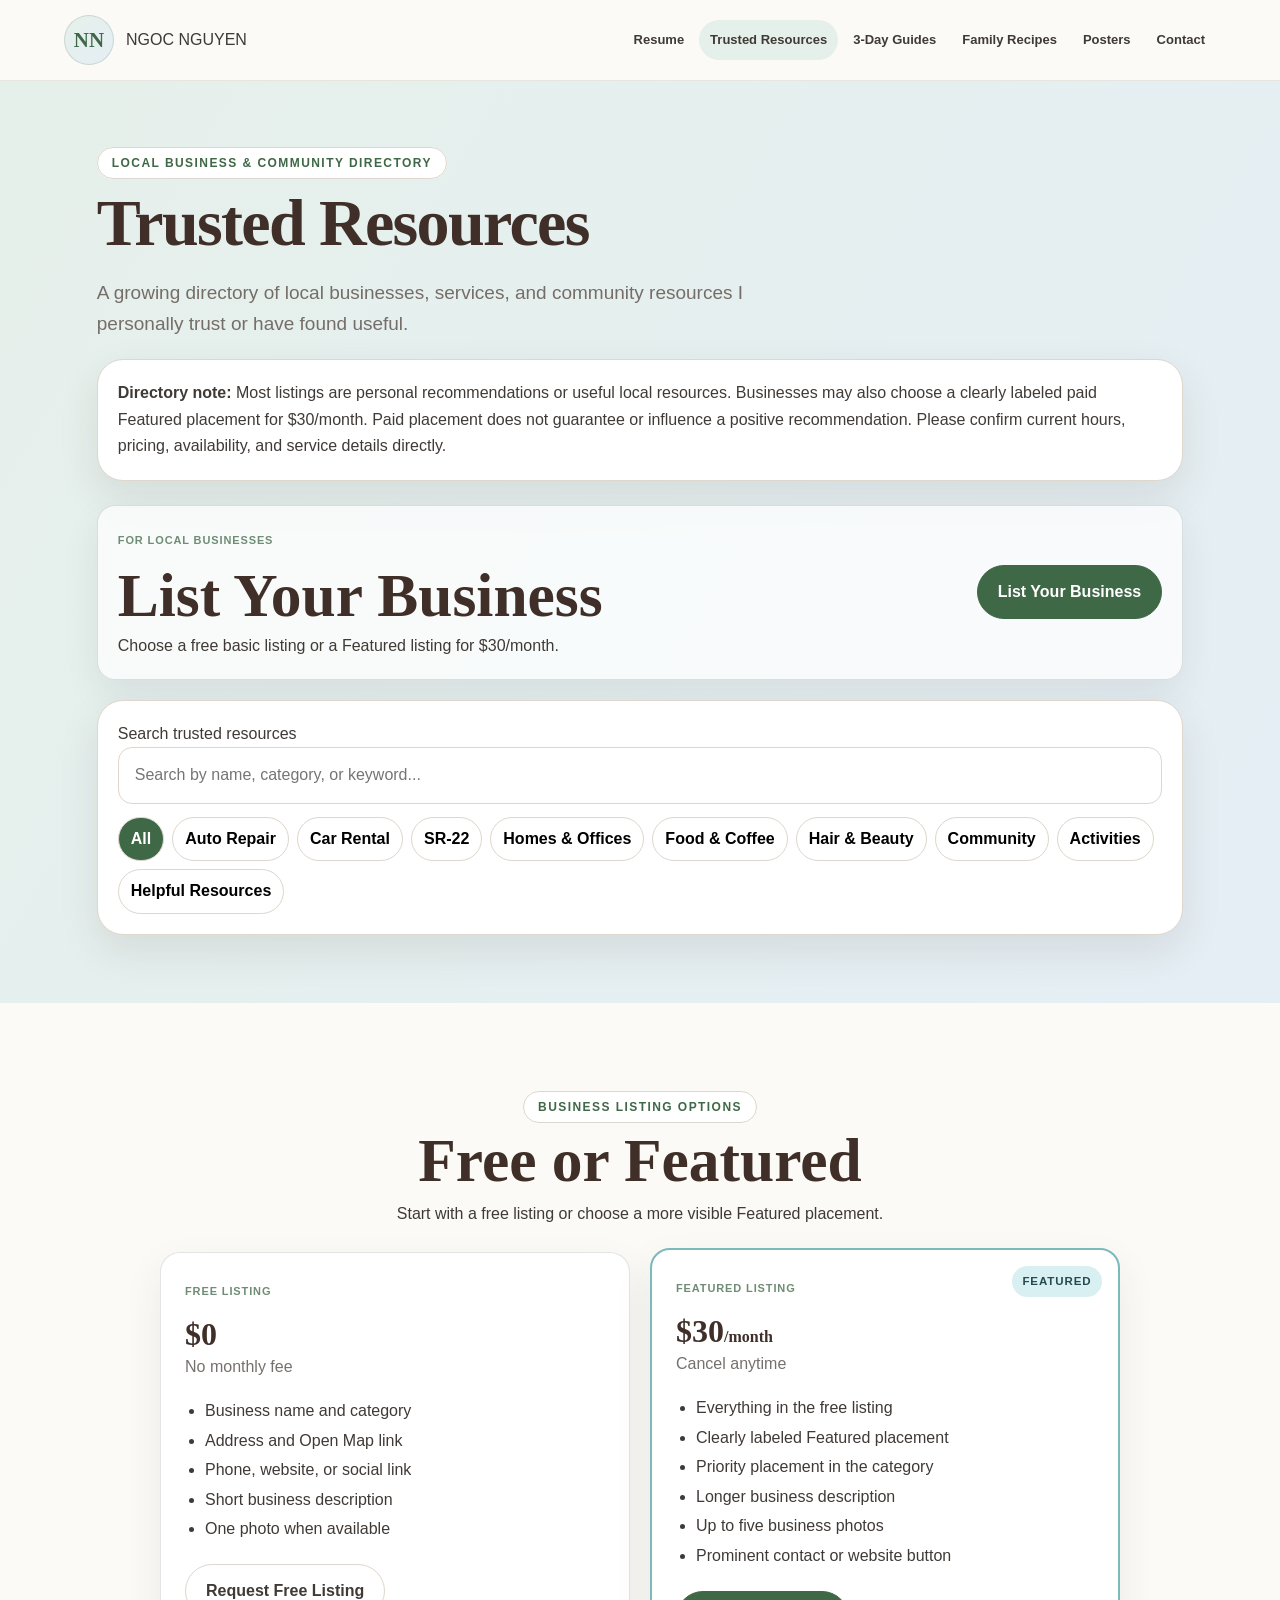
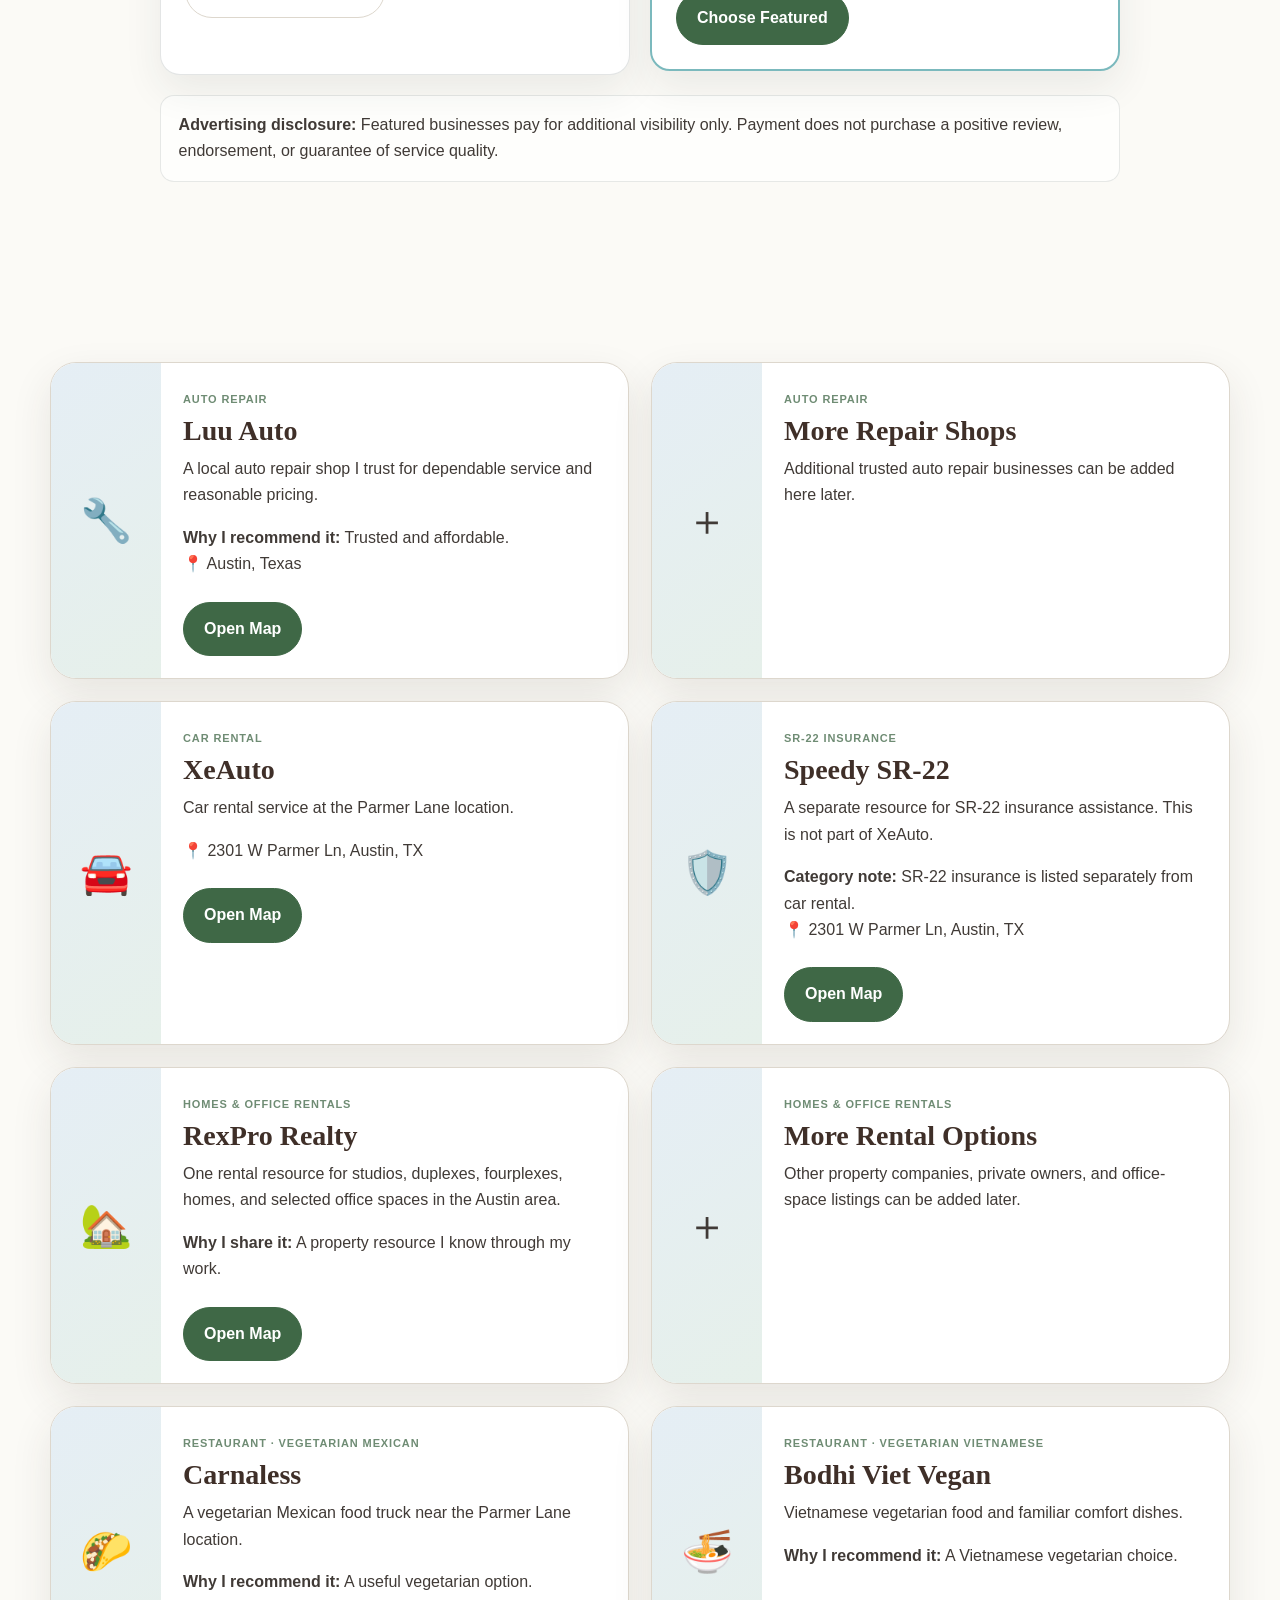
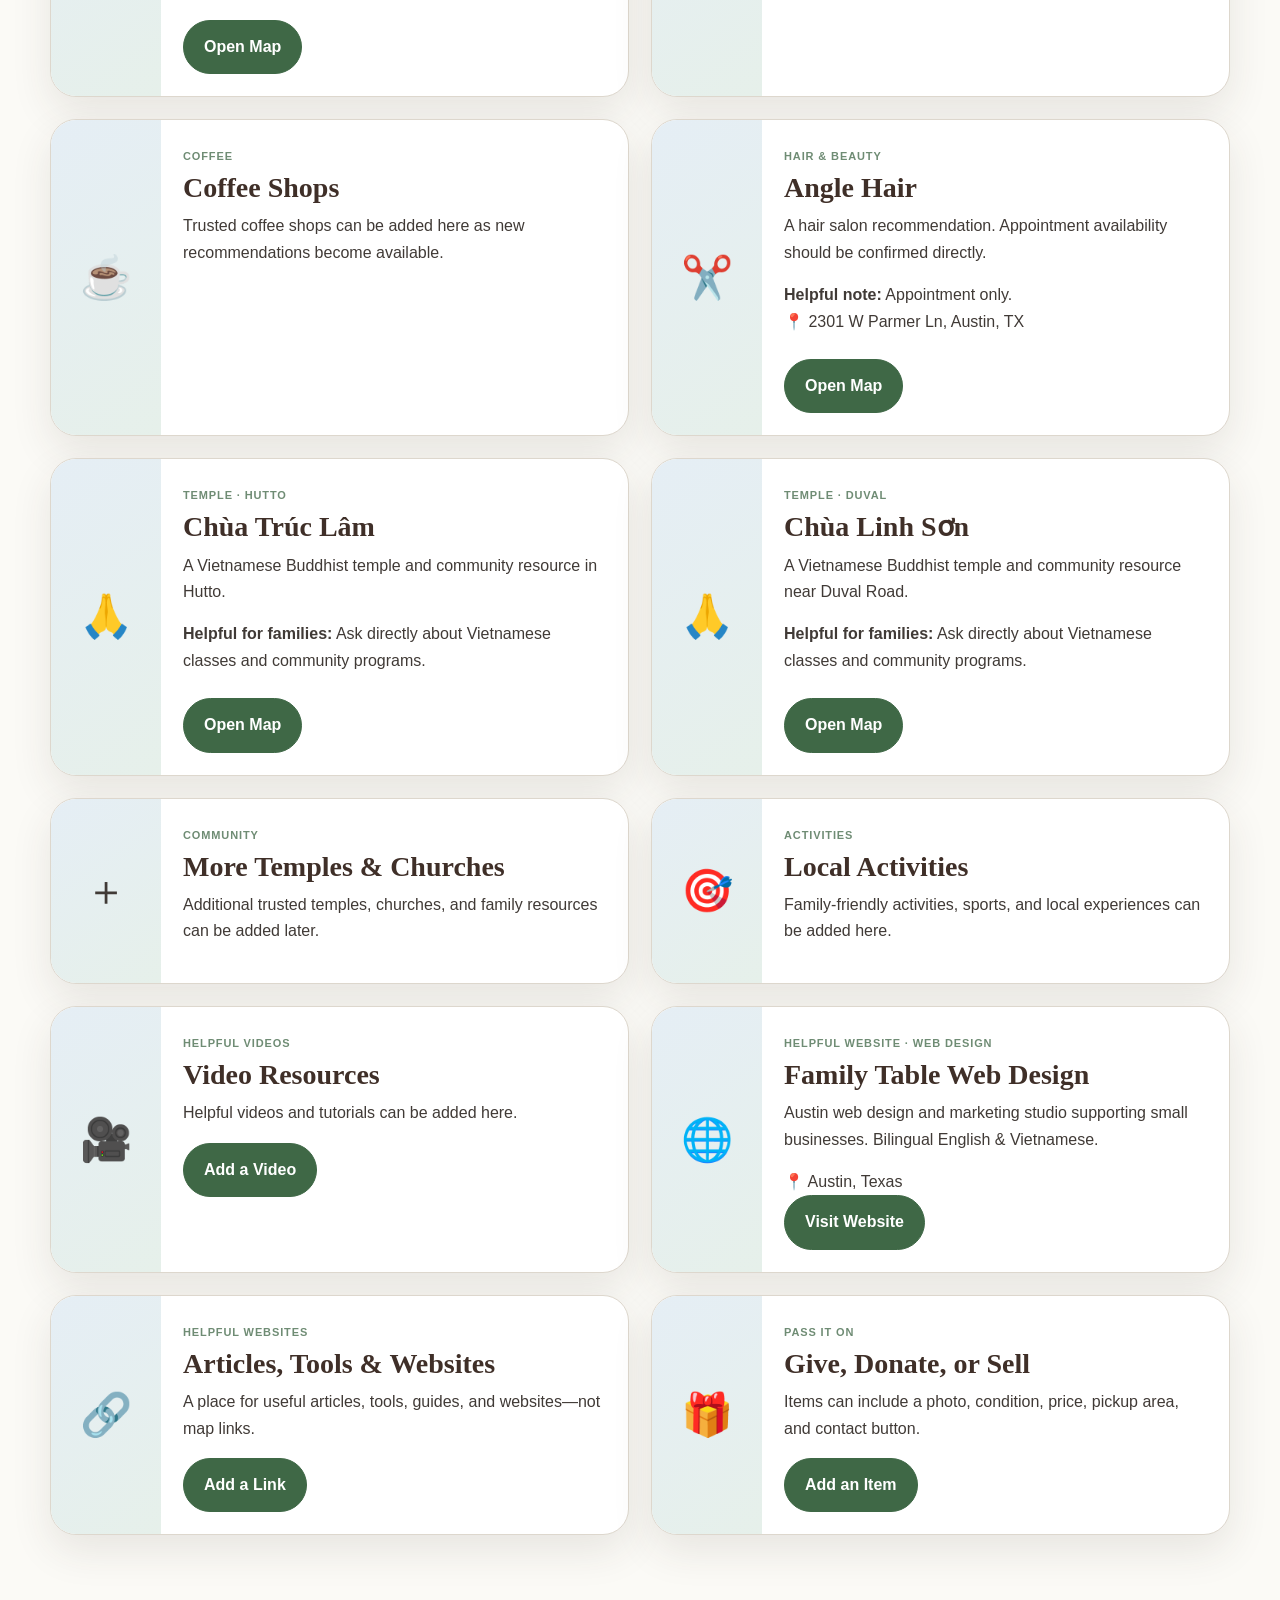
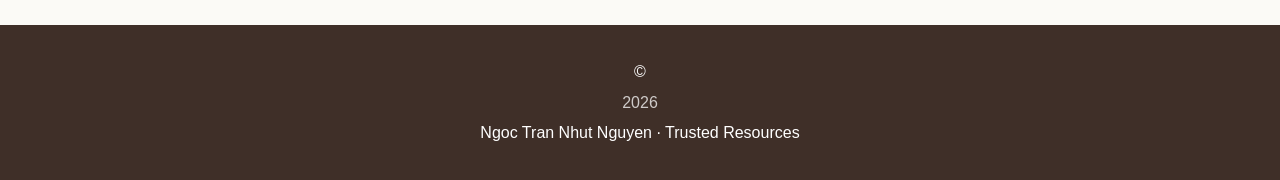
<file: sharing.html>
<!doctype html>
<html lang="en">
<head>
  <meta charset="utf-8">
  <meta name="viewport" content="width=device-width,initial-scale=1">
  <title>Trusted Resources | Ngoc Nguyen</title>
  <meta name="description" content="A growing directory of places, services, community resources, and helpful information personally trusted or found useful by Ngoc Nguyen.">
  <link rel="stylesheet" href="style.css">

  <style>
    .listing-cta{margin-top:1.5rem;padding:1.25rem;border-radius:18px;display:flex;gap:1rem;align-items:center;justify-content:space-between;background:rgba(255,255,255,.72);border:1px solid rgba(56,76,70,.16);box-shadow:0 14px 35px rgba(36,55,51,.08)}
    .listing-cta h2{margin:.35rem 0 .25rem}.listing-cta p{margin:0}
    .section-heading{text-align:center;max-width:760px;margin:0 auto 1.5rem}.section-heading h2{margin:.5rem 0}
    .pricing-grid{display:grid;grid-template-columns:repeat(2,minmax(0,1fr));gap:1.25rem;max-width:960px;margin:0 auto}
    .pricing-card{position:relative;padding:1.5rem;border-radius:20px;background:#fff;border:1px solid rgba(56,76,70,.14);box-shadow:0 16px 38px rgba(36,55,51,.08)}
    .pricing-card h3{font-size:2rem;margin:.55rem 0 .15rem}.pricing-card h3 span{font-size:1rem;font-weight:600}
    .price-note{margin-top:0;opacity:.72}.pricing-card ul{padding-left:1.25rem;line-height:1.85;margin:1rem 0 1.25rem}
    .featured-plan{border:2px solid #7bb9bd;transform:translateY(-4px)}
    .featured-ribbon{position:absolute;top:1rem;right:1rem;font-size:.72rem;font-weight:800;letter-spacing:.08em;padding:.4rem .65rem;border-radius:999px;background:#d9f0f2;color:#244b50}
    .disclosure{max-width:960px;margin:1.25rem auto 0;padding:1rem 1.1rem;border-radius:14px;background:rgba(255,255,255,.7);border:1px solid rgba(56,76,70,.12)}
    @media (max-width:760px){.pricing-grid{grid-template-columns:1fr}.featured-plan{transform:none}.listing-cta{align-items:flex-start;flex-direction:column}}
  </style>
</head>
<body>
<header class="site-header">
  <a class="brand" href="index.html"><span class="logo">NN</span><span>NGOC NGUYEN</span></a>
  <button class="menu-btn" type="button" aria-label="Open navigation" aria-expanded="false">☰</button>
  <nav class="site-nav">
    <a href="index.html">Resume</a>
    <a class="active" href="sharing.html">Trusted Resources</a>
    <a href="3-days.html">3-Day Guides</a>
    <a href="family-recipes.html">Family Recipes</a>
    <a href="posters.html">Posters</a>
    <a href="index.html#contact">Contact</a>
  </nav>
</header>

<main>
  <section class="hero resource-hero">
    <div class="section-inner">
      <span class="badge">LOCAL BUSINESS & COMMUNITY DIRECTORY</span>
      <h1>Trusted Resources</h1>
      <p class="lead">A growing directory of local businesses, services, and community resources I personally trust or have found useful.</p>
      <div class="trust-note"><strong>Directory note:</strong> Most listings are personal recommendations or useful local resources. Businesses may also choose a clearly labeled paid Featured placement for $30/month. Paid placement does not guarantee or influence a positive recommendation. Please confirm current hours, pricing, availability, and service details directly.</div>

      <div class="listing-cta" aria-label="List your business">
        <div>
          <span class="tag">FOR LOCAL BUSINESSES</span>
          <h2>List Your Business</h2>
          <p>Choose a free basic listing or a Featured listing for $30/month.</p>
        </div>
        <a class="btn primary" href="mailto:nguy3nn0310@gmail.com?subject=List%20My%20Business">List Your Business</a>
      </div>

      <div class="search-panel">
        <label class="sr-only" for="sharingSearch">Search trusted resources</label>
        <input id="sharingSearch" class="search" type="search" placeholder="Search by name, category, or keyword...">
        <div class="filters" aria-label="Resource filters">
          <button class="filter active" data-filter="all" type="button">All</button>
          <button class="filter" data-filter="auto-repair" type="button">Auto Repair</button>
          <button class="filter" data-filter="car-rental" type="button">Car Rental</button>
          <button class="filter" data-filter="sr22" type="button">SR-22</button>
          <button class="filter" data-filter="homes" type="button">Homes & Offices</button>
          <button class="filter" data-filter="food" type="button">Food & Coffee</button>
          <button class="filter" data-filter="beauty" type="button">Hair & Beauty</button>
          <button class="filter" data-filter="community" type="button">Community</button>
          <button class="filter" data-filter="activities" type="button">Activities</button>
          <button class="filter" data-filter="resources" type="button">Helpful Resources</button>
        </div>
      </div>
    </div>
  </section>

  <section class="section pricing-section" id="list-your-business">
    <div class="section-inner">
      <div class="section-heading">
        <span class="badge">BUSINESS LISTING OPTIONS</span>
        <h2>Free or Featured</h2>
        <p>Start with a free listing or choose a more visible Featured placement.</p>
      </div>

      <div class="pricing-grid">
        <article class="pricing-card">
          <span class="tag">Free Listing</span>
          <h3>$0</h3>
          <p class="price-note">No monthly fee</p>
          <ul>
            <li>Business name and category</li>
            <li>Address and Open Map link</li>
            <li>Phone, website, or social link</li>
            <li>Short business description</li>
            <li>One photo when available</li>
          </ul>
          <a class="btn" href="mailto:nguy3nn0310@gmail.com?subject=Free%20Business%20Listing">Request Free Listing</a>
        </article>

        <article class="pricing-card featured-plan">
          <span class="featured-ribbon">FEATURED</span>
          <span class="tag">Featured Listing</span>
          <h3>$30<span>/month</span></h3>
          <p class="price-note">Cancel anytime</p>
          <ul>
            <li>Everything in the free listing</li>
            <li>Clearly labeled Featured placement</li>
            <li>Priority placement in the category</li>
            <li>Longer business description</li>
            <li>Up to five business photos</li>
            <li>Prominent contact or website button</li>
          </ul>
          <a class="btn primary" href="mailto:nguy3nn0310@gmail.com?subject=Featured%20Business%20Listing%20-%20$30%20per%20month">Choose Featured</a>
        </article>
      </div>

      <p class="disclosure"><strong>Advertising disclosure:</strong> Featured businesses pay for additional visibility only. Payment does not purchase a positive review, endorsement, or guarantee of service quality.</p>
    </div>
  </section>

  <section class="section">
    <div class="section-inner">
<div class="directory" id="resourceDirectory">
        <article class="listing" data-category="auto-repair" data-search="luu auto trusted affordable repair mechanic austin">
          <div class="listing-media">🔧</div>
          <div class="listing-body">
            <span class="tag">Auto Repair</span>
            <h3>Luu Auto</h3>
            <p>A local auto repair shop I trust for dependable service and reasonable pricing.</p>
            <div class="why"><strong>Why I recommend it:</strong> Trusted and affordable.</div>
            <div class="details"><span>📍 Austin, Texas</span></div>
            <div class="actions"><a class="btn primary" target="_blank" rel="noopener" href="https://www.google.com/maps/search/?api=1&query=Luu+Auto+Lamar+Austin+TX">Open Map</a></div>
          </div>
        </article>

        <article class="listing placeholder" data-category="auto-repair" data-search="future auto repair shop">
          <div class="listing-media">＋</div>
          <div class="listing-body">
            <span class="tag">Auto Repair</span>
            <h3>More Repair Shops</h3>
            <p>Additional trusted auto repair businesses can be added here later.</p>
          </div>
        </article>

        <article class="listing" data-category="car-rental" data-search="xeauto car rental 2301 west parmer lane austin">
          <div class="listing-media">🚘</div>
          <div class="listing-body">
            <span class="tag">Car Rental</span>
            <h3>XeAuto</h3>
            <p>Car rental service at the Parmer Lane location.</p>
            <div class="details"><span>📍 2301 W Parmer Ln, Austin, TX</span></div>
            <div class="actions"><a class="btn primary" target="_blank" rel="noopener" href="https://www.google.com/maps/search/?api=1&query=2301+W+Parmer+Ln+Austin+TX">Open Map</a></div>
          </div>
        </article>

        <article class="listing" data-category="sr22" data-search="speedy sr22 insurance texas filing 2301 west parmer lane austin">
          <div class="listing-media">🛡️</div>
          <div class="listing-body">
            <span class="tag">SR-22 Insurance</span>
            <h3>Speedy SR-22</h3>
            <p>A separate resource for SR-22 insurance assistance. This is not part of XeAuto.</p>
            <div class="why"><strong>Category note:</strong> SR-22 insurance is listed separately from car rental.</div>
            <div class="details"><span>📍 2301 W Parmer Ln, Austin, TX</span></div>
            <div class="actions"><a class="btn primary" target="_blank" rel="noopener" href="https://www.google.com/maps/search/?api=1&query=2301+W+Parmer+Ln+Austin+TX">Open Map</a></div>
          </div>
        </article>

        <article class="listing" data-category="homes" data-search="rexpro realty rentals homes office studio duplex fourplex austin pflugerville round rock">
          <div class="listing-media">🏡</div>
          <div class="listing-body">
            <span class="tag">Homes & Office Rentals</span>
            <h3>RexPro Realty</h3>
            <p>One rental resource for studios, duplexes, fourplexes, homes, and selected office spaces in the Austin area.</p>
            <div class="why"><strong>Why I share it:</strong> A property resource I know through my work.</div>
            <div class="actions"><a class="btn primary" target="_blank" rel="noopener" href="https://www.google.com/maps/search/?api=1&query=RexPro+Realty+Austin+TX">Open Map</a></div>
          </div>
        </article>

        <article class="listing placeholder" data-category="homes" data-search="other property companies private owners office space">
          <div class="listing-media">＋</div>
          <div class="listing-body">
            <span class="tag">Homes & Office Rentals</span>
            <h3>More Rental Options</h3>
            <p>Other property companies, private owners, and office-space listings can be added later.</p>
          </div>
        </article>

        <article class="listing" data-category="food" data-search="carnaless vegetarian mexican food truck parmer">
          <div class="listing-media">🌮</div>
          <div class="listing-body">
            <span class="tag">Restaurant · Vegetarian Mexican</span>
            <h3>Carnaless</h3>
            <p>A vegetarian Mexican food truck near the Parmer Lane location.</p>
            <div class="why"><strong>Why I recommend it:</strong> A useful vegetarian option.</div>
            <div class="actions"><a class="btn primary" target="_blank" rel="noopener" href="https://www.google.com/maps/search/?api=1&query=Carnaless+Austin+TX">Open Map</a></div>
          </div>
        </article>

        <article class="listing" data-category="food" data-search="bodhi viet vegan vegetarian vietnamese food">
          <div class="listing-media">🍜</div>
          <div class="listing-body">
            <span class="tag">Restaurant · Vegetarian Vietnamese</span>
            <h3>Bodhi Viet Vegan</h3>
            <p>Vietnamese vegetarian food and familiar comfort dishes.</p>
            <div class="why"><strong>Why I recommend it:</strong> A Vietnamese vegetarian choice.</div>
          </div>
        </article>

        <article class="listing placeholder" data-category="food" data-search="coffee shop add later">
          <div class="listing-media">☕</div>
          <div class="listing-body">
            <span class="tag">Coffee</span>
            <h3>Coffee Shops</h3>
            <p>Trusted coffee shops can be added here as new recommendations become available.</p>
          </div>
        </article>

        <article class="listing" data-category="beauty" data-search="angle hair salon appointment older style 2301 west parmer lane austin">
          <div class="listing-media">✂️</div>
          <div class="listing-body">
            <span class="tag">Hair & Beauty</span>
            <h3>Angle Hair</h3>
            <p>A hair salon recommendation. Appointment availability should be confirmed directly.</p>
            <div class="why"><strong>Helpful note:</strong> Appointment only.</div>
            <div class="details"><span>📍 2301 W Parmer Ln, Austin, TX</span></div>
            <div class="actions"><a class="btn primary" target="_blank" rel="noopener" href="https://www.google.com/maps/search/?api=1&query=2301+W+Parmer+Ln+Austin+TX">Open Map</a></div>
          </div>
        </article>

        <article class="listing" data-category="community" data-search="chua truc lam temple hutto vietnamese classes children">
          <div class="listing-media">🙏</div>
          <div class="listing-body">
            <span class="tag">Temple · Hutto</span>
            <h3>Chùa Trúc Lâm</h3>
            <p>A Vietnamese Buddhist temple and community resource in Hutto.</p>
            <div class="why"><strong>Helpful for families:</strong> Ask directly about Vietnamese classes and community programs.</div>
            <div class="actions"><a class="btn primary" target="_blank" rel="noopener" href="https://www.google.com/maps/search/?api=1&query=Chua+Truc+Lam+Hutto+TX">Open Map</a></div>
          </div>
        </article>

        <article class="listing" data-category="community" data-search="chua linh son temple duval austin vietnamese classes children">
          <div class="listing-media">🙏</div>
          <div class="listing-body">
            <span class="tag">Temple · Duval</span>
            <h3>Chùa Linh Sơn</h3>
            <p>A Vietnamese Buddhist temple and community resource near Duval Road.</p>
            <div class="why"><strong>Helpful for families:</strong> Ask directly about Vietnamese classes and community programs.</div>
            <div class="actions"><a class="btn primary" target="_blank" rel="noopener" href="https://www.google.com/maps/search/?api=1&query=Chua+Linh+Son+Duval+Austin+TX">Open Map</a></div>
          </div>
        </article>

        <article class="listing placeholder" data-category="community" data-search="churches temples community add later">
          <div class="listing-media">＋</div>
          <div class="listing-body">
            <span class="tag">Community</span>
            <h3>More Temples & Churches</h3>
            <p>Additional trusted temples, churches, and family resources can be added later.</p>
          </div>
        </article>

        <article class="listing placeholder" data-category="activities" data-search="activities family local recreation add later">
          <div class="listing-media">🎯</div>
          <div class="listing-body">
            <span class="tag">Activities</span>
            <h3>Local Activities</h3>
            <p>Family-friendly activities, sports, and local experiences can be added here.</p>
          </div>
        </article>

        <a class="listing clickable-listing" data-category="resources" data-search="helpful videos tutorials learning" href="mailto:nguy3nn0310@gmail.com?subject=Helpful%20Video%20Suggestion">
          <div class="listing-media">🎥</div>
          <div class="listing-body">
            <span class="tag">Helpful Videos</span>
            <h3>Video Resources</h3>
            <p>Helpful videos and tutorials can be added here.</p><span class="btn primary">Add a Video</span>
          </div>
        </a>

        <a class="listing clickable-listing" data-category="resources" data-search="family table web design marketing studio austin bilingual english vietnamese useful website" href="https://familytablewebdesign.com/" target="_blank" rel="noopener">
          <div class="listing-media">🌐</div>
          <div class="listing-body">
            <span class="tag">Helpful Website · Web Design</span>
            <h3>Family Table Web Design</h3>
            <p>Austin web design and marketing studio supporting small businesses. Bilingual English & Vietnamese.</p>
            <div class="details"><span>📍 Austin, Texas</span></div>
            <span class="btn primary">Visit Website</span>
          </div>
        </a>

        <a class="listing clickable-listing" data-category="resources" data-search="helpful websites links articles tools guides" href="mailto:nguy3nn0310@gmail.com?subject=Helpful%20Website%20Suggestion">
          <div class="listing-media">🔗</div>
          <div class="listing-body">
            <span class="tag">Helpful Websites</span>
            <h3>Articles, Tools & Websites</h3>
            <p>A place for useful articles, tools, guides, and websites—not map links.</p><span class="btn primary">Add a Link</span>
          </div>
        </a>

        <a class="listing clickable-listing" data-category="resources" data-search="pass it on give donate sell used items" href="mailto:nguy3nn0310@gmail.com?subject=Pass%20It%20On%20Item">
          <div class="listing-media">🎁</div>
          <div class="listing-body">
            <span class="tag">Pass It On</span>
            <h3>Give, Donate, or Sell</h3>
            <p>Items can include a photo, condition, price, pickup area, and contact button.</p><span class="btn primary">Add an Item</span>
          </div>
        </a>
      </div>

      <p class="empty-state" id="emptyState" hidden>No matching resources were found.</p>
    </div>
  </section>
</main>

<footer>© <span data-year></span> Ngoc Tran Nhut Nguyen · Trusted Resources</footer>
<script src="app.js"></script>
</body>
</html>
</file>
<file: style.css>
:root{
  --cream:#fbfaf6;
  --cream-2:#f3eee4;
  --frost:#e6f0ea;
  --baby:#e5eef5;
  --brown:#62493c;
  --brown-dark:#3f2f28;
  --green:#3f6846;
  --green-2:#6f8c74;
  --text:#403a36;
  --muted:#756d68;
  --line:#ddd7cd;
  --white:#fff;
  --shadow:0 16px 40px rgba(61,45,37,.10);
  --radius:26px;
}

*{box-sizing:border-box}
html{scroll-behavior:smooth}
body{
  margin:0;
  background:var(--cream);
  color:var(--text);
  font-family:Arial,Helvetica,sans-serif;
  line-height:1.65;
}
a{text-decoration:none;color:inherit}
img{display:block;max-width:100%}
button,input{font:inherit}
h1,h2,h3,h4{font-family:Georgia,"Times New Roman",serif;color:var(--brown-dark);line-height:1.08}
h1{font-size:clamp(58px,7.4vw,100px);margin:12px 0 18px;letter-spacing:-.04em}
h2{font-size:clamp(38px,4.8vw,62px);margin:0 0 16px}
h3{font-size:28px;margin:0 0 10px}
p{margin-top:0}

.site-header{
  position:sticky;
  top:0;
  z-index:30;
  display:flex;
  align-items:center;
  gap:24px;
  padding:15px clamp(20px,5vw,72px);
  background:rgba(251,250,246,.95);
  border-bottom:1px solid rgba(98,73,60,.12);
  backdrop-filter:blur(12px);
}
.brand{
  display:flex;
  align-items:center;
  gap:12px;
  margin-right:auto;
}
.logo{
  width:50px;
  height:50px;
  display:grid;
  place-items:center;
  border-radius:50%;
  background:linear-gradient(135deg,var(--frost),var(--baby));
  border:1px solid rgba(63,104,70,.18);
  color:var(--green);
  font-family:Georgia,serif;
  font-size:21px;
  font-weight:800;
}
.brand-text strong{display:block;letter-spacing:.1em;color:var(--brown-dark)}
.brand-text small{display:block;color:var(--green);font-size:10px;letter-spacing:.08em}

.site-nav{
  display:flex;
  gap:4px;
  align-items:center;
  font-size:13px;
  font-weight:800;
}
.site-nav a{
  padding:9px 11px;
  border-radius:999px;
  white-space:nowrap;
}
.site-nav a:hover,.site-nav a.active{background:var(--frost)}
.site-nav .nav-contact{border:1px solid var(--green)}
.menu-btn{
  display:none;
  border:1px solid var(--line);
  background:#fff;
  border-radius:12px;
  padding:9px 12px;
}

.home-hero{
  min-height:680px;
  display:grid;
  grid-template-columns:minmax(0,1fr) minmax(420px,.92fr);
  background:
    radial-gradient(circle at 8% 15%,rgba(255,255,255,.95),transparent 28%),
    linear-gradient(135deg,#f7f2e8,#eef4ef 58%,#e8f0f5);
}
.home-hero-copy{
  padding:82px clamp(26px,7vw,100px);
  display:flex;
  flex-direction:column;
  justify-content:center;
}
.badge{
  align-self:flex-start;
  padding:8px 14px;
  border:1px solid var(--line);
  border-radius:999px;
  background:#fff;
  color:var(--green);
  font-size:12px;
  font-weight:900;
  letter-spacing:.12em;
}
.script-line{
  margin:25px 0 -6px;
  color:var(--green);
  font-family:"Segoe Script","Brush Script MT",cursive;
  font-size:clamp(32px,4vw,50px);
}
.home-role{
  margin:0 0 14px;
  color:var(--green);
  font-size:clamp(20px,2.2vw,30px);
  font-weight:900;
}
.lead{max-width:660px;color:var(--muted);font-size:19px}
.actions{display:flex;gap:12px;flex-wrap:wrap;margin-top:24px}
.btn{
  display:inline-flex;
  align-items:center;
  justify-content:center;
  padding:13px 20px;
  border-radius:999px;
  border:1px solid var(--line);
  font-weight:900;
}
.btn.primary{background:var(--green);border-color:var(--green);color:#fff}
.btn.light{background:#fff;color:var(--brown-dark)}

.home-hero-visual{
  min-height:680px;
  overflow:hidden;
  position:relative;
}
.home-hero-visual:before{
  content:"";
  position:absolute;
  inset:0 auto 0 0;
  width:16%;
  z-index:1;
  background:linear-gradient(to right,var(--cream),transparent);
}
.home-hero-visual img{
  width:100%;
  height:100%;
  object-fit:cover;
  object-position:center right;
}

.featured-strip{
  display:flex;
  align-items:center;
  gap:24px;
  padding:22px clamp(20px,6vw,88px);
  background:#fff;
  border-top:1px solid var(--line);
  border-bottom:1px solid var(--line);
}
.featured-label{
  color:var(--brown-dark);
  font-weight:900;
  white-space:nowrap;
}
.featured-links{display:flex;gap:12px;flex-wrap:wrap}
.featured-links a{
  padding:9px 13px;
  border-radius:999px;
  background:var(--cream-2);
  color:var(--brown-dark);
  font-weight:800;
  font-size:13px;
}

.section-shell,.section-inner{width:min(1180px,calc(100% - 40px));margin-inline:auto}
.section{padding:90px 0}
.story-section{
  padding:90px 0;
  display:grid;
  grid-template-columns:1fr .9fr;
  gap:50px;
}
.smallcaps{
  display:block;
  margin-bottom:8px;
  color:var(--green-2);
  font-size:12px;
  font-weight:900;
  letter-spacing:.14em;
  text-transform:uppercase;
}
.check-list{
  display:grid;
  gap:12px;
  padding:0;
  list-style:none;
  font-size:18px;
}
.check-list li{
  position:relative;
  padding-left:30px;
}
.check-list li:before{
  content:"✓";
  position:absolute;
  left:0;
  color:var(--green);
  font-weight:900;
}

.profile-panel{
  padding:30px;
  border:1px solid var(--line);
  border-radius:var(--radius);
  background:linear-gradient(135deg,var(--frost),var(--baby));
  box-shadow:var(--shadow);
}
.profile-logo{
  width:74px;
  height:74px;
  display:grid;
  place-items:center;
  margin-bottom:24px;
  border-radius:24px;
  background:#fff;
  color:var(--green);
  font-family:Georgia,serif;
  font-size:28px;
  font-weight:800;
}
.profile-details{display:grid;gap:14px}
.profile-details div{
  display:grid;
  gap:3px;
  padding-bottom:14px;
  border-bottom:1px solid rgba(98,73,60,.12);
}
.profile-details div:last-child{border-bottom:0}
.profile-details span{color:var(--muted);font-size:12px;text-transform:uppercase;letter-spacing:.08em}
.profile-details strong{color:var(--brown-dark)}

.soft-section{background:linear-gradient(180deg,#fff,var(--cream-2))}
.section-head{max-width:820px;margin-bottom:36px}
.section-head.centered{text-align:center;margin-left:auto;margin-right:auto}
.section-head p{color:var(--muted)}

.feature-grid{
  display:grid;
  grid-template-columns:repeat(3,minmax(0,1fr));
  gap:22px;
}
.feature-card{
  min-height:300px;
  padding:28px;
  border:1px solid var(--line);
  border-radius:var(--radius);
  background:#fff;
  box-shadow:0 12px 30px rgba(61,45,37,.07);
}
.feature-icon{
  width:66px;
  height:66px;
  display:grid;
  place-items:center;
  margin-bottom:25px;
  border-radius:20px;
  background:linear-gradient(135deg,var(--frost),var(--baby));
  font-size:32px;
}
.feature-card p{color:var(--muted)}

.project-section{background:var(--green)}
.light-text span,.light-text h2{color:#fff}
.project-grid{
  display:grid;
  grid-template-columns:repeat(2,minmax(0,1fr));
  gap:22px;
}
.project-card{
  min-height:290px;
  padding:28px;
  border-radius:var(--radius);
  background:#f7f1e7;
  transition:transform .22s ease,box-shadow .22s ease;
}
.project-card:nth-child(2){background:var(--frost)}
.project-card:nth-child(3){background:var(--baby)}
.project-card:nth-child(4){background:#f3e3dd}
.project-card:hover{transform:translateY(-5px);box-shadow:0 20px 40px rgba(0,0,0,.16)}
.project-card>span{font-size:58px}
.project-card h3{margin-top:18px}
.project-card p{color:var(--muted)}
.project-card strong{color:var(--green)}

.faq-section{background:linear-gradient(180deg,var(--baby),var(--cream))}
.contact-card{
  display:flex;
  justify-content:center;
  padding-top:8px;
}

footer{
  display:grid;
  gap:4px;
  padding:34px 20px;
  text-align:center;
  background:var(--brown-dark);
  color:#fff;
}
footer span,footer small{color:rgba(255,255,255,.75)}

.hero{
  padding:68px clamp(20px,6vw,88px);
  background:linear-gradient(120deg,var(--frost),var(--baby));
}
.hero .section-inner{width:min(1180px,calc(100% - 40px))}
.hero h1{
  max-width:850px;
  font-size:clamp(44px,6vw,72px);
  letter-spacing:-.025em;
}
.grid{
  display:grid;
  grid-template-columns:repeat(3,minmax(0,1fr));
  gap:22px;
}
.card,.listing,.trust-note,.search-panel,.footer-card{
  border:1px solid var(--line);
  border-radius:var(--radius);
  background:#fff;
  box-shadow:var(--shadow);
}
.card{padding:24px}
.card-top{
  height:120px;
  display:grid;
  place-items:center;
  margin-bottom:18px;
  border-radius:18px;
  background:linear-gradient(135deg,var(--frost),var(--baby));
  font-size:42px;
}
.card p{color:var(--muted)}

.resource-hero h1{font-size:clamp(42px,5.5vw,66px)}
.trust-note,.search-panel{padding:20px;margin-top:20px}
.search{
  width:100%;
  padding:14px 16px;
  border:1px solid var(--line);
  border-radius:14px;
  background:#fff;
}
.filters{display:flex;gap:8px;flex-wrap:wrap;margin-top:13px}
.filter{
  padding:8px 12px;
  border:1px solid var(--line);
  border-radius:999px;
  background:#fff;
  font-weight:800;
}
.filter.active,.filter:hover{background:var(--green);color:#fff}

.directory{display:grid;grid-template-columns:repeat(2,minmax(0,1fr));gap:22px}
.listing{display:grid;grid-template-columns:110px minmax(0,1fr);overflow:hidden}
.listing-media{
  display:grid;
  place-items:center;
  background:linear-gradient(145deg,var(--baby),var(--frost));
  font-size:42px;
}
.listing-body{padding:22px}
.tag{
  display:inline-block;
  margin-bottom:8px;
  color:var(--green-2);
  font-size:11px;
  font-weight:900;
  letter-spacing:.08em;
  text-transform:uppercase;
}

.book-grid,.coach-grid{display:grid;grid-template-columns:repeat(2,minmax(0,1fr));gap:24px}
.real-book-card img{width:100%;aspect-ratio:4/3;object-fit:cover;object-position:top}
.book-content{padding:22px}

.poster-grid{display:grid;grid-template-columns:repeat(3,minmax(0,1fr));gap:24px}
.poster-card{
  overflow:hidden;
  border:1px solid var(--line);
  border-radius:var(--radius);
  background:#fff;
  box-shadow:var(--shadow);
}
.poster-card img{width:100%;height:360px;object-fit:cover;object-position:top}
.poster-card-content{padding:22px}

@media(max-width:1050px){
  .site-header{flex-wrap:wrap}
  .menu-btn{display:block}
  .site-nav{
    display:none;
    width:100%;
    flex-direction:column;
    align-items:stretch;
  }
  .site-nav.open{display:flex}
  .site-nav a{width:100%}
  .home-hero{grid-template-columns:1fr}
  .home-hero-visual{min-height:520px}
  .story-section{grid-template-columns:1fr}
  .feature-grid,.grid{grid-template-columns:repeat(2,minmax(0,1fr))}
  .directory{grid-template-columns:1fr}
  .poster-grid{grid-template-columns:repeat(2,minmax(0,1fr))}
}

@media(max-width:720px){
  .site-header{padding:13px 16px}
  .brand-text small{display:none}
  .home-hero-copy{padding:56px 22px}
  .home-hero-visual{min-height:420px}
  .featured-strip{align-items:flex-start;flex-direction:column}
  .feature-grid,.project-grid,.grid,.book-grid,.coach-grid,.poster-grid{grid-template-columns:1fr}
  .listing{grid-template-columns:78px minmax(0,1fr)}
  .poster-card img{height:auto}
}

@media(max-width:480px){
  h1{font-size:52px}
  .home-hero-visual{min-height:340px}
  .listing{grid-template-columns:1fr}
}
</file>
<file: express-shopping.css>
:root{
  --express-soft:#f1f7f4;
  --express-blue:#eef6fa;
  --express-brown:#624941;
}

.express-hero{
  padding:72px clamp(22px,6vw,88px);
  background:
    radial-gradient(circle at 85% 20%,rgba(255,255,255,.88),transparent 30%),
    linear-gradient(135deg,var(--frost),var(--baby));
}
.express-hero-grid{
  display:grid;
  grid-template-columns:minmax(0,1.15fr) minmax(320px,.85fr);
  align-items:center;
  gap:54px;
}
.express-hero h1{
  font-size:clamp(52px,7vw,86px);
  margin:18px 0 10px;
}
.express-tagline{
  margin:0 0 12px;
  font-family:Georgia,serif;
  color:var(--brown);
  font-size:clamp(24px,3vw,38px);
  font-weight:700;
}
.express-highlights{
  display:flex;
  gap:10px;
  flex-wrap:wrap;
  margin-top:24px;
}
.express-highlights span,
.audience-row span{
  background:#fff;
  border:1px solid var(--line);
  border-radius:999px;
  padding:9px 14px;
  font-weight:800;
  color:var(--brown);
}
.express-visual{
  min-height:360px;
  border:1px solid rgba(255,255,255,.95);
  border-radius:30px;
  background:rgba(255,255,255,.72);
  box-shadow:var(--shadow);
  display:flex;
  flex-direction:column;
  justify-content:center;
  align-items:center;
  padding:30px;
}
.visual-icon{
  width:130px;
  height:130px;
  display:grid;
  place-items:center;
  border-radius:36px;
  background:linear-gradient(135deg,var(--frost),var(--baby));
  font-size:66px;
  margin-bottom:28px;
}
.visual-route{
  display:grid;
  gap:10px;
  text-align:center;
  color:var(--brown);
  font-weight:800;
}
.visual-route strong{font-size:22px}
.express-intro{padding-top:64px;padding-bottom:64px}
.express-overview-grid,
.express-card-grid,
.scenario-grid,
.future-grid{
  display:grid;
  grid-template-columns:repeat(3,minmax(0,1fr));
  gap:20px;
}
.express-panel,
.express-card,
.scenario-grid article,
.future-grid article,
.price-box{
  background:#fff;
  border:1px solid var(--line);
  border-radius:22px;
  box-shadow:0 10px 26px rgba(98,73,65,.07);
}
.express-panel{padding:24px}
.panel-label{
  display:block;
  margin-bottom:8px;
  font-size:12px;
  font-weight:900;
  letter-spacing:.1em;
  text-transform:uppercase;
  color:var(--brown2);
}
.express-panel p{margin:0;color:var(--muted)}
.express-section-alt{
  background:linear-gradient(180deg,#fff,var(--express-soft));
}
.express-card{
  padding:24px;
  min-height:240px;
}
.express-card-icon{
  width:56px;
  height:56px;
  border-radius:16px;
  background:linear-gradient(135deg,var(--frost),var(--baby));
  display:grid;
  place-items:center;
  font-size:30px;
  margin-bottom:20px;
}
.express-card h3,
.scenario-grid h3,
.future-grid h3,
.process-grid h3{font-size:24px}
.express-card p,
.scenario-grid p,
.future-grid p,
.process-grid p{color:var(--muted);margin-bottom:0}
.process-grid{
  list-style:none;
  padding:0;
  margin:0;
  display:grid;
  grid-template-columns:repeat(2,minmax(0,1fr));
  gap:18px;
}
.process-grid li{
  display:grid;
  grid-template-columns:54px 1fr;
  gap:16px;
  padding:22px;
  border:1px solid var(--line);
  border-radius:20px;
  background:#fff;
}
.process-grid li > span{
  width:48px;
  height:48px;
  border-radius:15px;
  display:grid;
  place-items:center;
  background:var(--brown);
  color:#fff;
  font-weight:900;
}
.process-grid h3{margin:2px 0 7px}
.process-grid p{margin-top:0}
.scenario-grid article,
.future-grid article{padding:24px}
.scenario-grid article > span{
  display:inline-block;
  margin-bottom:14px;
  padding:7px 11px;
  border-radius:999px;
  background:var(--frost);
  color:var(--brown);
  font-size:12px;
  font-weight:900;
  letter-spacing:.06em;
  text-transform:uppercase;
}
.audience-row{
  display:flex;
  flex-wrap:wrap;
  gap:12px;
}
.express-pricing{
  background:linear-gradient(135deg,var(--baby),var(--frost));
}
.pricing-layout{
  display:grid;
  grid-template-columns:minmax(0,1fr) minmax(320px,.8fr);
  gap:44px;
  align-items:center;
}
.price-box{padding:24px}
.price-box div{
  display:grid;
  grid-template-columns:130px 1fr;
  gap:18px;
  padding:15px 0;
  border-bottom:1px solid var(--line);
}
.price-box div:last-child{border-bottom:0}
.price-box span{
  color:var(--brown2);
  font-size:12px;
  font-weight:900;
  letter-spacing:.08em;
  text-transform:uppercase;
}
.price-box strong{font-size:15px}
.future-grid{grid-template-columns:repeat(2,minmax(0,1fr))}
.express-contact{background:rgba(255,255,255,.92)}

@media(max-width:1000px){
  .express-hero-grid,
  .pricing-layout{grid-template-columns:1fr}
  .express-overview-grid,
  .express-card-grid,
  .scenario-grid{grid-template-columns:repeat(2,minmax(0,1fr))}
}
@media(max-width:720px){
  .express-hero{padding-top:48px;padding-bottom:48px}
  .express-hero h1{font-size:50px}
  .express-visual{min-height:280px}
  .express-overview-grid,
  .express-card-grid,
  .scenario-grid,
  .future-grid,
  .process-grid{grid-template-columns:1fr}
  .price-box div{grid-template-columns:1fr;gap:4px}
}
</file>
